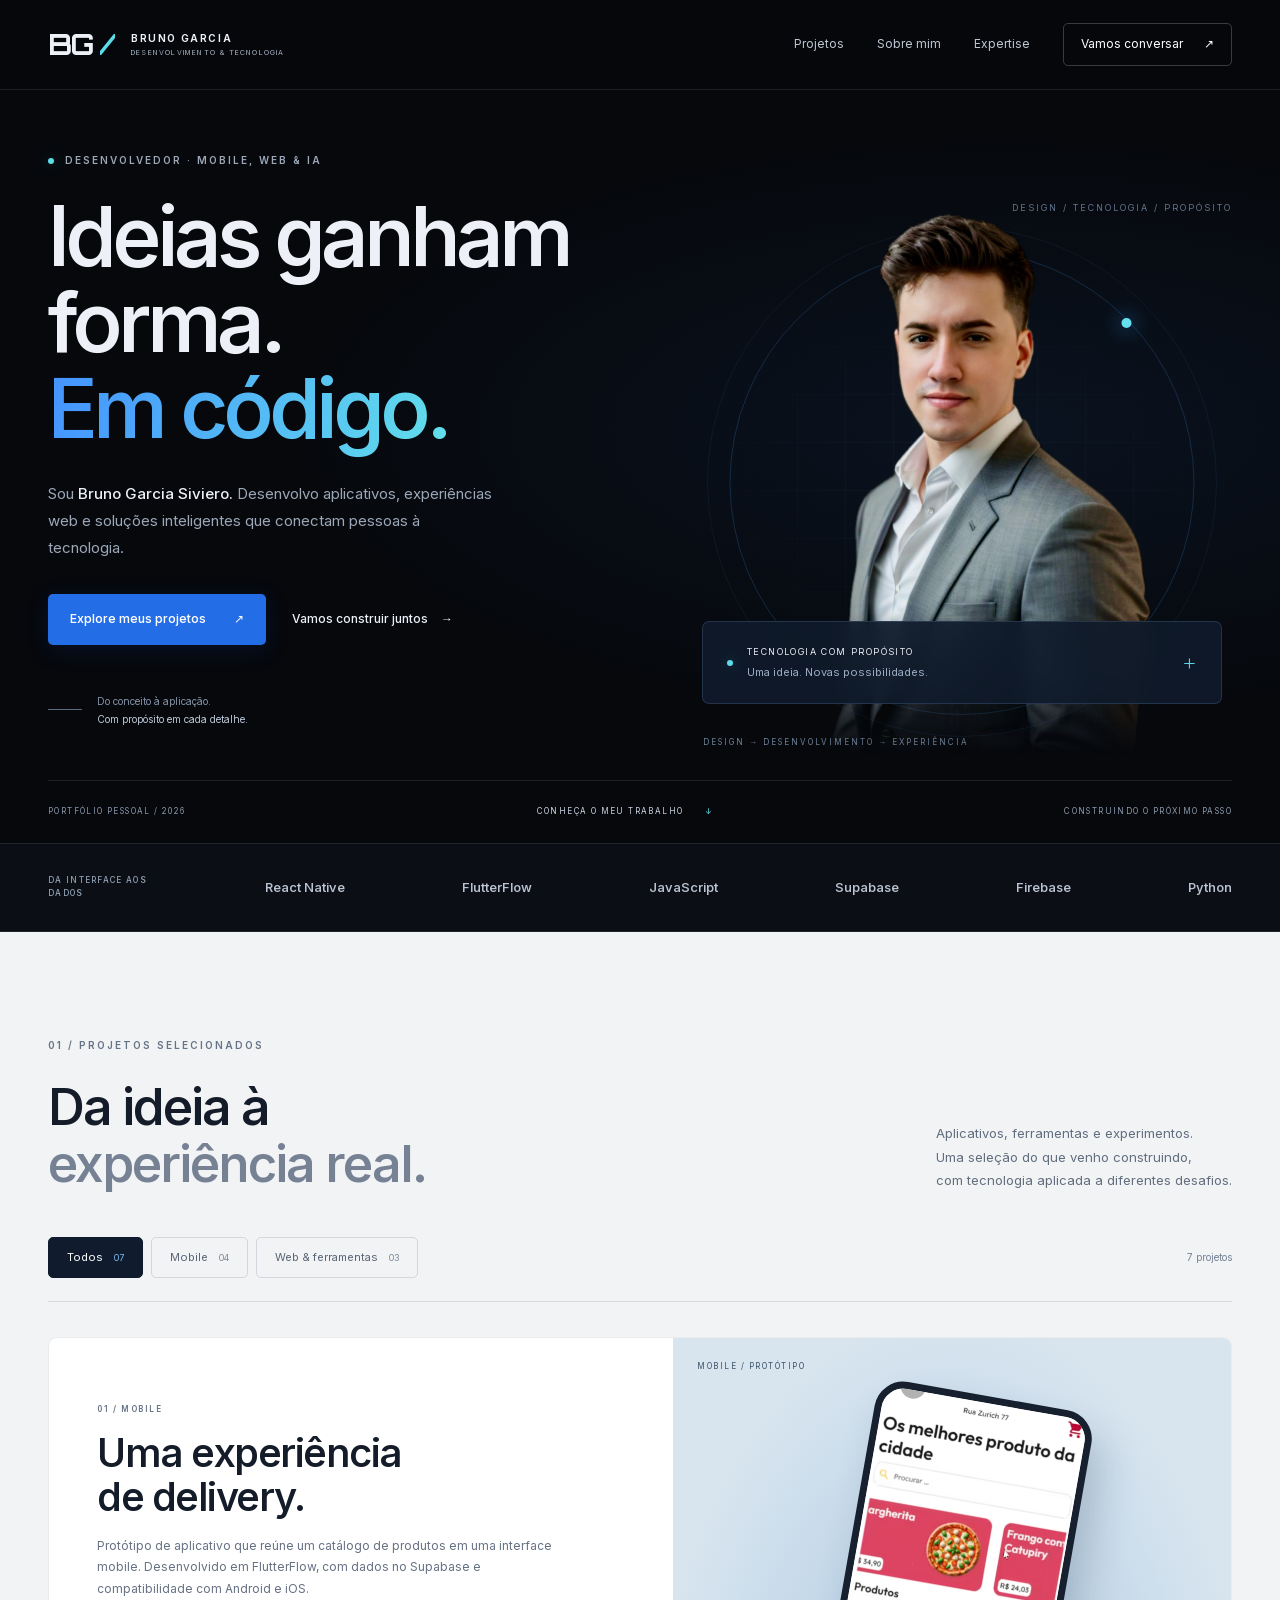
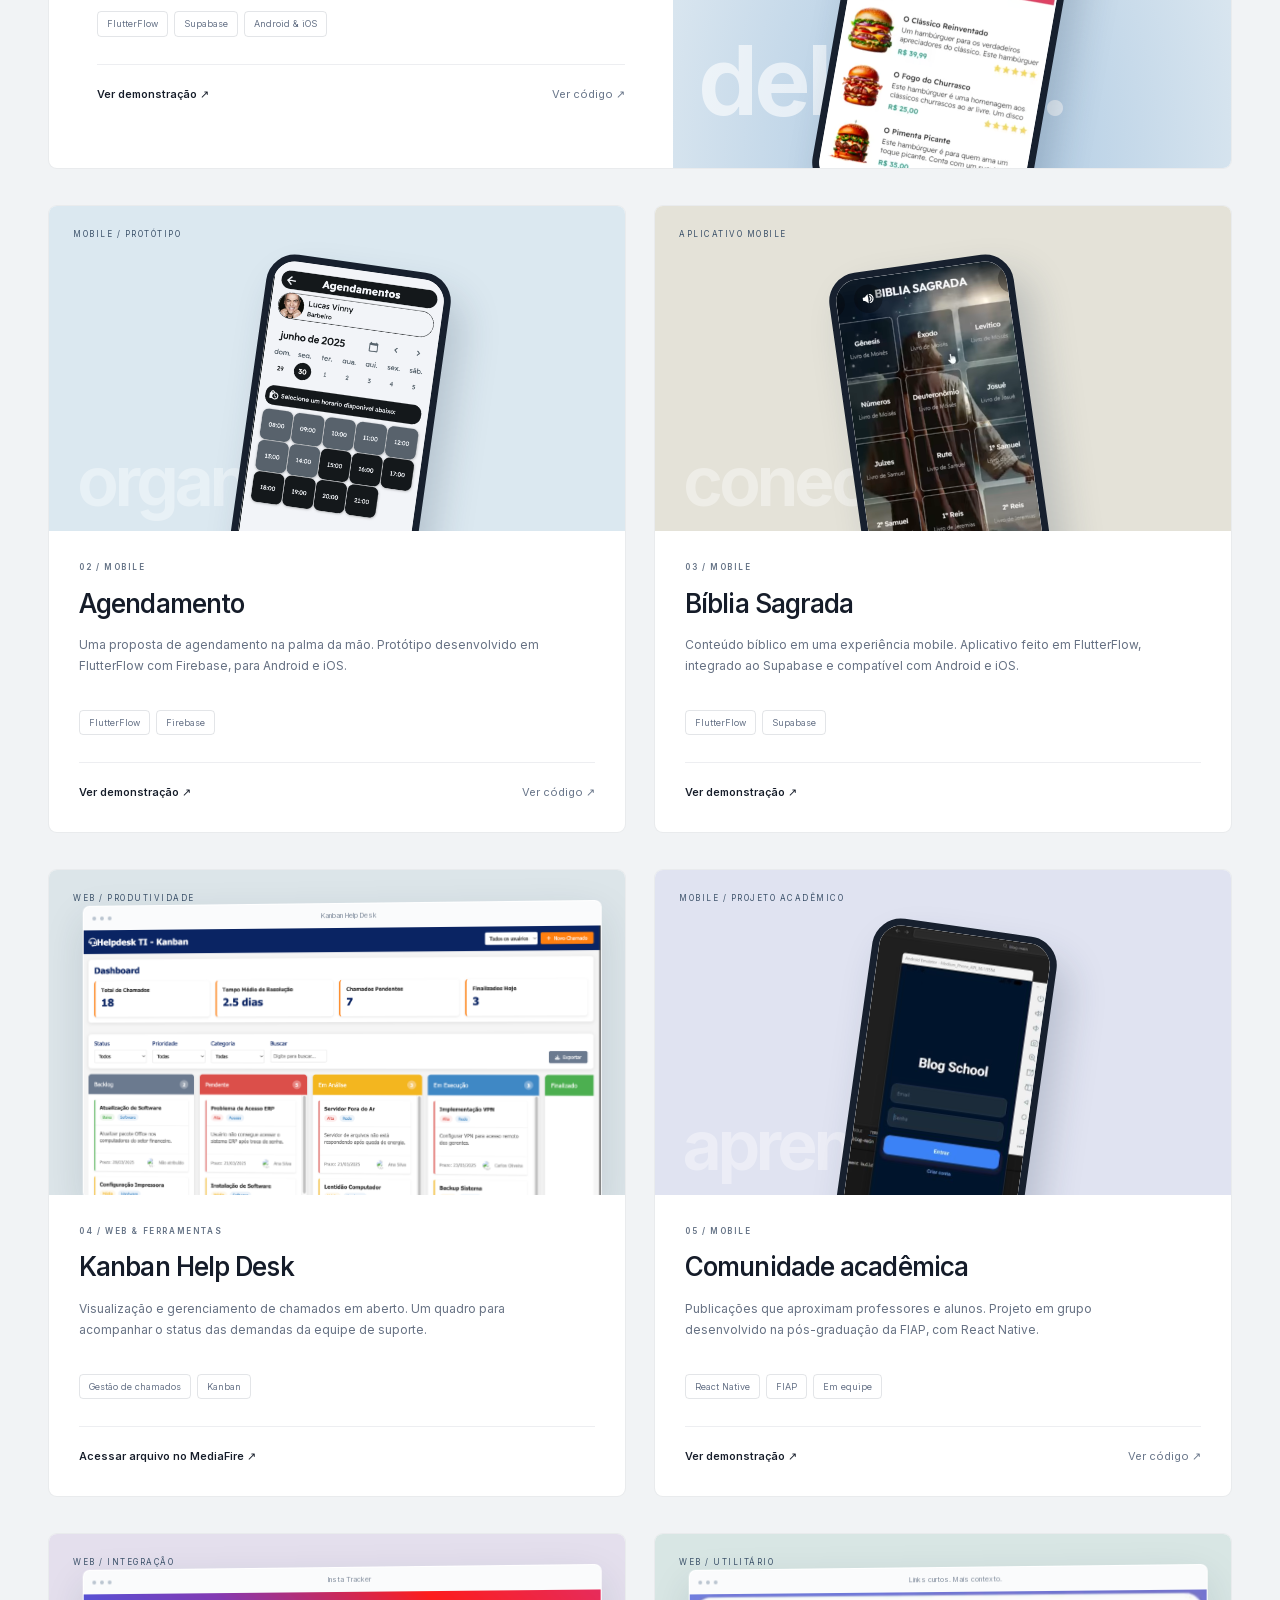
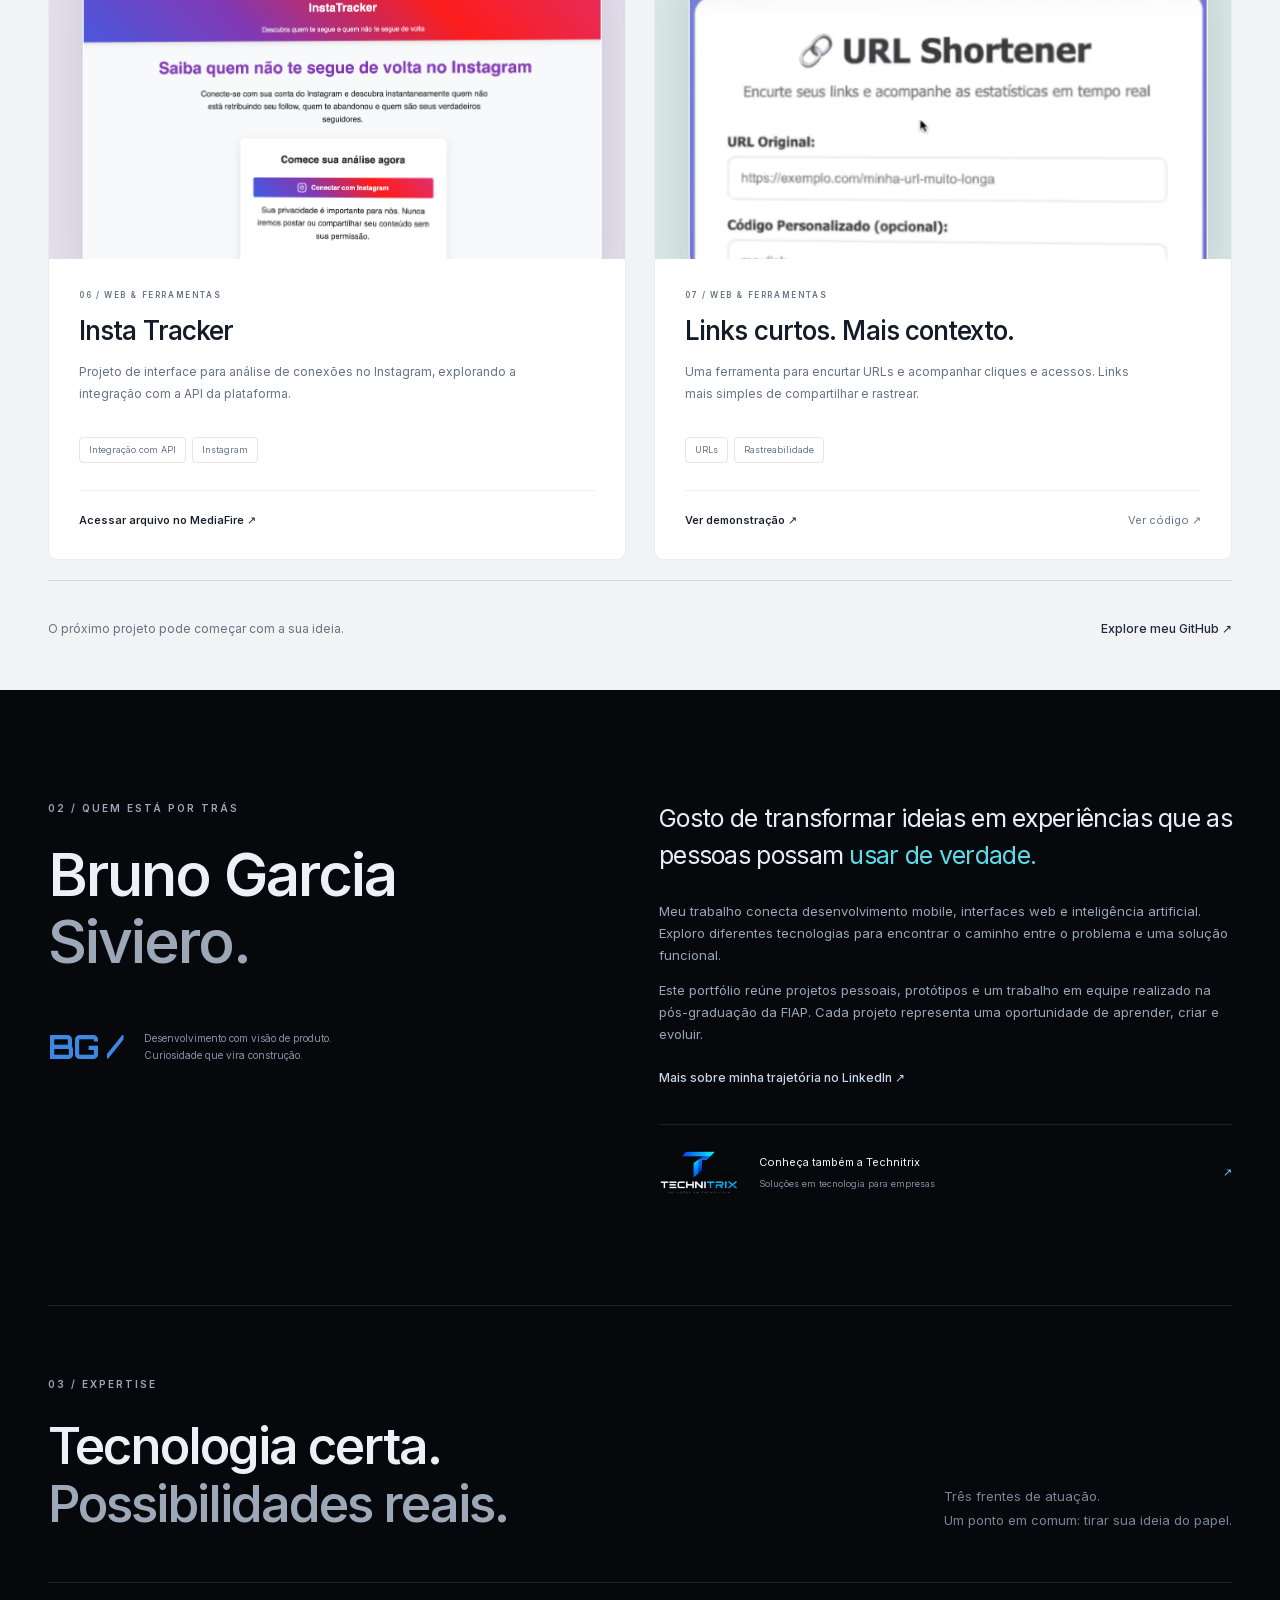
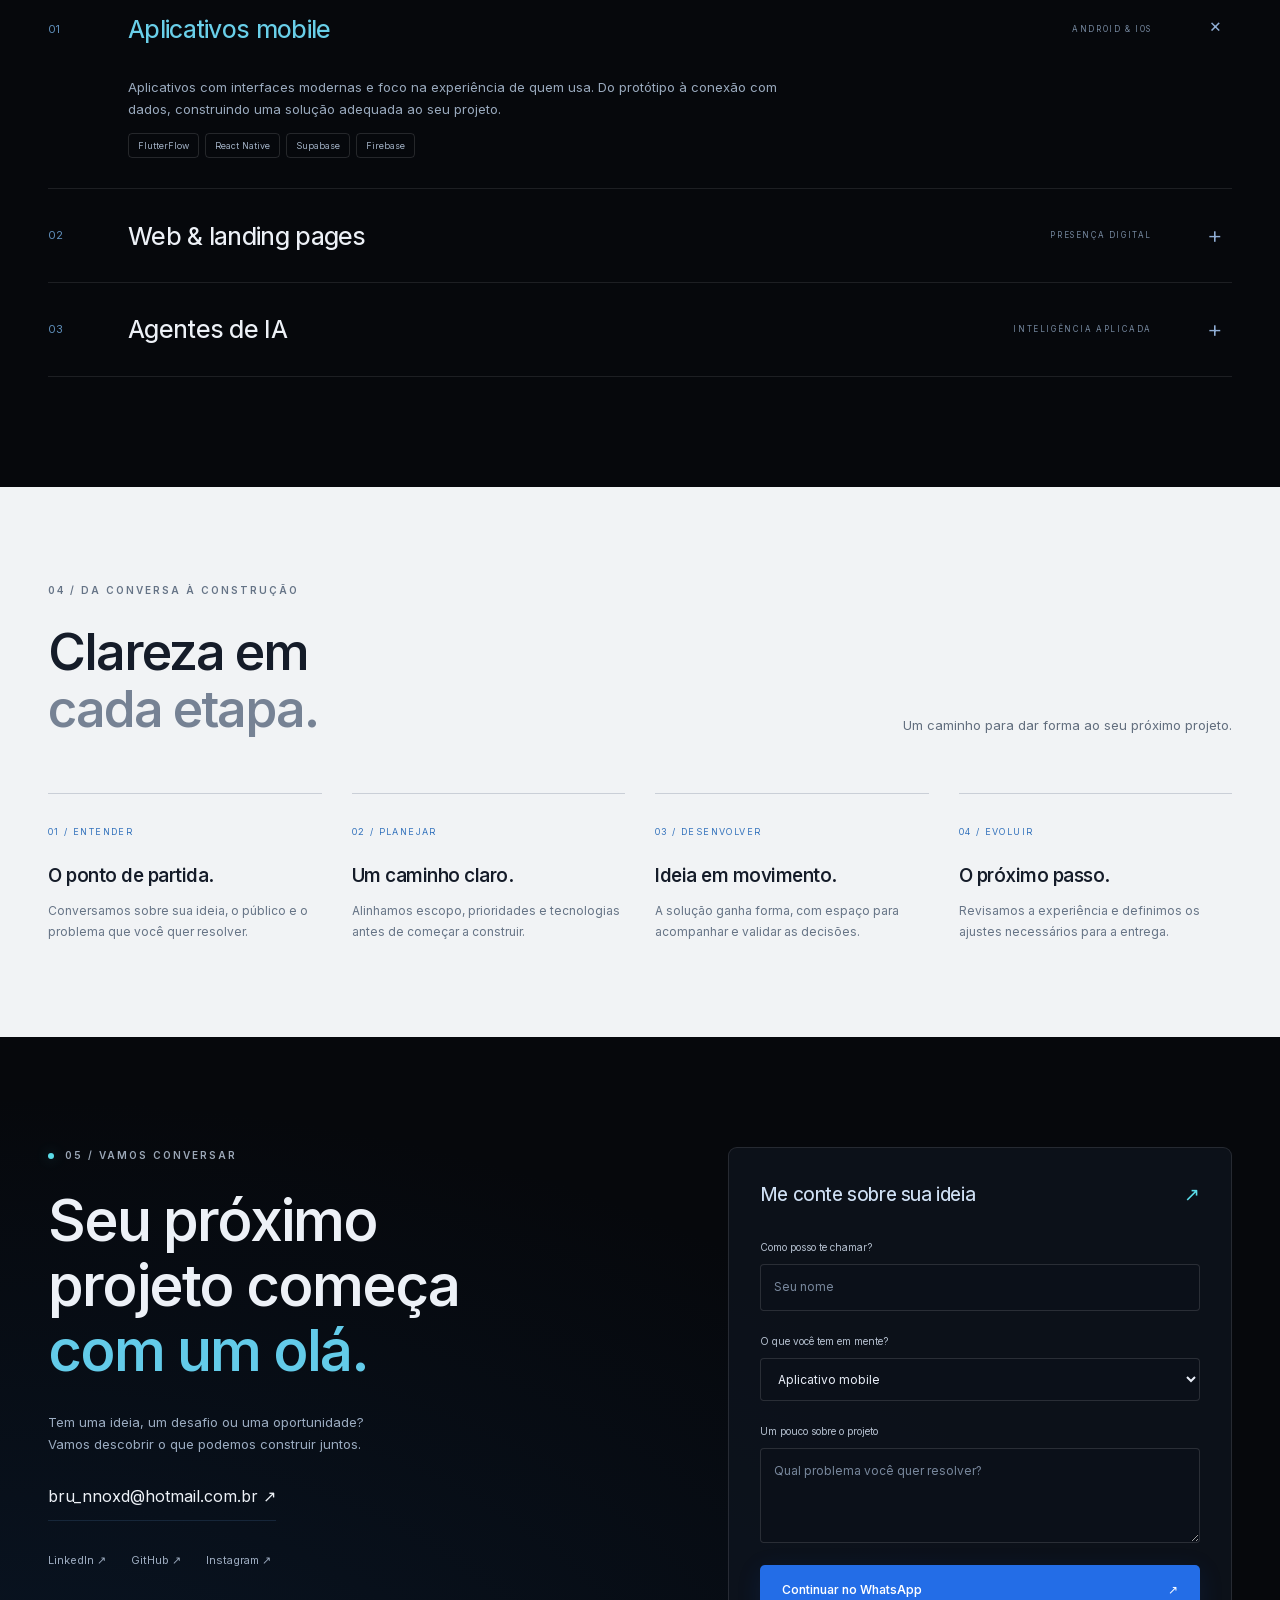
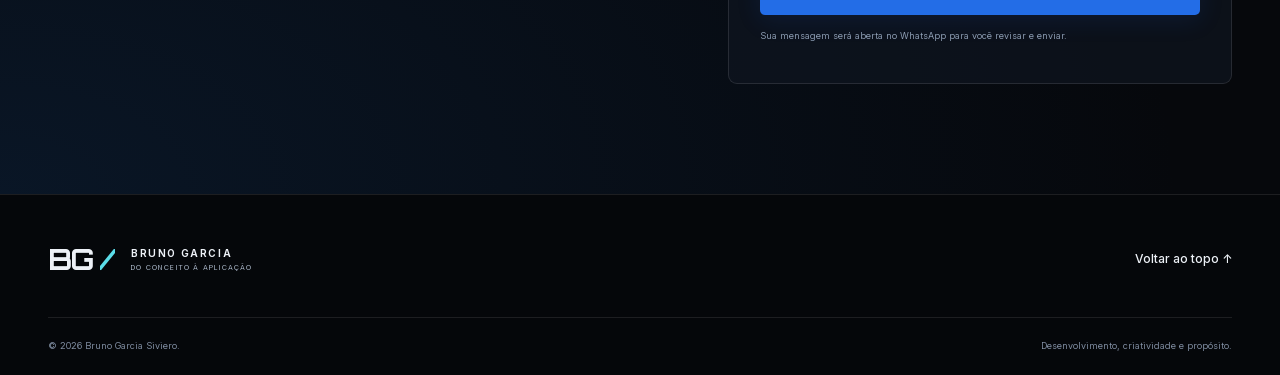
<file: index.html>
<!doctype html><html lang="pt-BR"><head><meta charset="utf-8"><meta name="viewport" content="width=device-width,initial-scale=1"><meta name="theme-color" content="#06080c"><title>Bruno Garcia Siviero — Desenvolvimento & Tecnologia</title><meta name="description" content="Projetos de Bruno Garcia Siviero: aplicativos, experiências web e soluções com inteligência artificial."><meta property="og:title" content="Bruno Garcia Siviero — Portfólio"><meta property="og:type" content="website"><link rel="icon" href="assets/favicon.svg"><link rel="preload" href="assets/inter.woff2" as="font" type="font/woff2" crossorigin><link rel="stylesheet" href="styles.css"></head><body>
<a class="skip" href="#conteudo">Pular para o conteúdo</a><header class="header"><div class="container nav-wrap"><a class="brand" href="#inicio" aria-label="Bruno Garcia, início"><span class="monogram">BG<span> /</span></span><span class="brand-name">BRUNO GARCIA<span>DESENVOLVIMENTO & TECNOLOGIA</span></span></a><button class="menu-toggle" aria-expanded="false" aria-controls="navigation">Menu ☰</button><nav id="navigation" aria-label="Principal"><a href="#projetos">Projetos</a><a href="#sobre">Sobre mim</a><a href="#servicos">Expertise</a><a class="nav-contact" href="#contato">Vamos conversar <span>↗</span></a></nav></div></header>
<main id="conteudo"><section class="hero" id="inicio"><div class="container hero-grid"><div class="hero-copy"><p class="eyebrow"><span class="status-dot"></span> DESENVOLVEDOR · MOBILE, WEB & IA</p><h1>Ideias ganham<br>forma.<br><span>Em código.</span></h1><p class="intro">Sou <strong>Bruno Garcia Siviero.</strong> Desenvolvo aplicativos, experiências web e soluções inteligentes que conectam pessoas à tecnologia.</p><div class="actions"><a class="button primary" href="#projetos">Explore meus projetos <span>↗</span></a><a class="text-link" href="#contato">Vamos construir juntos <span>→</span></a></div><div class="hero-signature"><span class="line"></span><p>Do conceito à aplicação.<br><strong>Com propósito em cada detalhe.</strong></p></div></div><div class="portrait-stage"><div class="orbit orbit-one"></div><div class="orbit orbit-two"></div><div class="stage-grid"></div><span class="stage-coordinate">DESIGN / TECNOLOGIA / PROPÓSITO</span><img class="portrait" src="assets/portrait.png" alt="Bruno Garcia Siviero" width="1003" height="1536" fetchpriority="high"><div class="portrait-caption"><span class="status-dot"></span><div>TECNOLOGIA COM PROPÓSITO<span>Uma ideia. Novas possibilidades.</span></div><span class="caption-plus">+</span></div><span class="stage-bottom">DESIGN → DESENVOLVIMENTO → EXPERIÊNCIA</span></div></div><div class="container hero-bottom"><span>PORTFÓLIO PESSOAL / <span class="year">2026</span></span><a href="#projetos">CONHEÇA O MEU TRABALHO <span>↓</span></a><span>CONSTRUINDO O PRÓXIMO PASSO</span></div></section>
<div class="stack-strip"><div class="container"><span class="stack-label">DA INTERFACE AOS DADOS</span><span>React Native</span><span>FlutterFlow</span><span>JavaScript</span><span>Supabase</span><span>Firebase</span><span>Python</span></div></div>
<section id="projetos" class="projects section-light"><div class="container"><div class="section-top"><div><p class="eyebrow">01 / PROJETOS SELECIONADOS</p><h2>Da ideia à<br><span>experiência real.</span></h2></div><p class="section-description">Aplicativos, ferramentas e experimentos.<br>Uma seleção do que venho construindo,<br>com tecnologia aplicada a diferentes desafios.</p></div><div class="project-toolbar"><div class="filters" role="group" aria-label="Filtrar projetos"><button class="filter active" data-filter="all" aria-pressed="true">Todos <span>07</span></button><button class="filter" data-filter="mobile" aria-pressed="false">Mobile <span>04</span></button><button class="filter" data-filter="web" aria-pressed="false">Web & ferramentas <span>03</span></button></div><span class="project-count" aria-live="polite">7 projetos</span></div><div class="project-grid" id="project-grid">
<article class="project-card featured" data-category="mobile"><div class="project-image delivery-image "><span class="image-label">MOBILE / PROTÓTIPO</span><span class="image-word" aria-hidden="true">delivery.</span><div class="phone"><img src="assets/delivery.png" alt="Interface do projeto Uma experiência de delivery." loading="lazy"></div></div><div class="project-info"><p class="eyebrow">01 / MOBILE</p><h3>Uma experiência<br>de delivery.</h3><p>Protótipo de aplicativo que reúne um catálogo de produtos em uma interface mobile. Desenvolvido em FlutterFlow, com dados no Supabase e compatibilidade com Android e iOS.</p><div class="tags"><span>FlutterFlow</span><span>Supabase</span><span>Android & iOS</span></div><div class="project-links"><a href="https://www.youtube.com/shorts/9MDuK7jooSQ" target="_blank" rel="noopener noreferrer">Ver demonstração ↗</a><a href="https://github.com/bruunoxd/delivery" target="_blank" rel="noopener noreferrer" class="secondary-link">Ver código ↗</a></div></div></article>
<article class="project-card " data-category="mobile"><div class="project-image appointment-image "><span class="image-label">MOBILE / PROTÓTIPO</span><span class="image-word" aria-hidden="true">organizar.</span><div class="phone"><img src="assets/agendamento.png" alt="Interface do projeto Agendamento" loading="lazy"></div></div><div class="project-info"><p class="eyebrow">02 / MOBILE</p><h3>Agendamento</h3><p>Uma proposta de agendamento na palma da mão. Protótipo desenvolvido em FlutterFlow com Firebase, para Android e iOS.</p><div class="tags"><span>FlutterFlow</span><span>Firebase</span></div><div class="project-links"><a href="https://youtube.com/shorts/CJSQYib-QXA" target="_blank" rel="noopener noreferrer">Ver demonstração ↗</a><a href="https://github.com/bruunoxd/agendamento" target="_blank" rel="noopener noreferrer" class="secondary-link">Ver código ↗</a></div></div></article>
<article class="project-card " data-category="mobile"><div class="project-image bible-image "><span class="image-label">APLICATIVO MOBILE</span><span class="image-word" aria-hidden="true">conectar.</span><div class="phone"><img src="assets/biblia.png" alt="Interface do projeto Bíblia Sagrada" loading="lazy"></div></div><div class="project-info"><p class="eyebrow">03 / MOBILE</p><h3>Bíblia Sagrada</h3><p>Conteúdo bíblico em uma experiência mobile. Aplicativo feito em FlutterFlow, integrado ao Supabase e compatível com Android e iOS.</p><div class="tags"><span>FlutterFlow</span><span>Supabase</span></div><div class="project-links"><a href="https://youtube.com/shorts/zX7vYF2DNKs" target="_blank" rel="noopener noreferrer">Ver demonstração ↗</a></div></div></article>
<article class="project-card " data-category="web"><div class="project-image kanban-image browser-image"><span class="image-label">WEB / PRODUTIVIDADE</span><div class="browser-frame"><div class="browser-bar"><i></i><i></i><i></i><span>Kanban Help Desk</span></div><img src="assets/kanban.png" alt="Interface do projeto Kanban Help Desk" loading="lazy"></div></div><div class="project-info"><p class="eyebrow">04 / WEB & FERRAMENTAS</p><h3>Kanban Help Desk</h3><p>Visualização e gerenciamento de chamados em aberto. Um quadro para acompanhar o status das demandas da equipe de suporte.</p><div class="tags"><span>Gestão de chamados</span><span>Kanban</span></div><div class="project-links"><a href="https://www.mediafire.com/file/kkptrgfxc3044r2/kanban-helpdesk_%25281%2529.html/file" target="_blank" rel="noopener noreferrer">Acessar arquivo no MediaFire ↗</a></div></div></article>
<article class="project-card " data-category="mobile"><div class="project-image community-image "><span class="image-label">MOBILE / PROJETO ACADÊMICO</span><span class="image-word" aria-hidden="true">aprender.</span><div class="phone"><img src="assets/comunidade.jpg" alt="Interface do projeto Comunidade acadêmica" loading="lazy"></div></div><div class="project-info"><p class="eyebrow">05 / MOBILE</p><h3>Comunidade acadêmica</h3><p>Publicações que aproximam professores e alunos. Projeto em grupo desenvolvido na pós-graduação da FIAP, com React Native.</p><div class="tags"><span>React Native</span><span>FIAP</span><span>Em equipe</span></div><div class="project-links"><a href="https://youtu.be/clAkkEF6xKM" target="_blank" rel="noopener noreferrer">Ver demonstração ↗</a><a href="https://github.com/bruunoxd/blog" target="_blank" rel="noopener noreferrer" class="secondary-link">Ver código ↗</a></div></div></article>
<article class="project-card " data-category="web"><div class="project-image tracker-image browser-image"><span class="image-label">WEB / INTEGRAÇÃO</span><div class="browser-frame"><div class="browser-bar"><i></i><i></i><i></i><span>Insta Tracker</span></div><img src="assets/tracker.png" alt="Interface do projeto Insta Tracker" loading="lazy"></div></div><div class="project-info"><p class="eyebrow">06 / WEB & FERRAMENTAS</p><h3>Insta Tracker</h3><p>Projeto de interface para análise de conexões no Instagram, explorando a integração com a API da plataforma.</p><div class="tags"><span>Integração com API</span><span>Instagram</span></div><div class="project-links"><a href="https://www.mediafire.com/file/jwsxsy8sdmrpbju/insta_tracker.html/file" target="_blank" rel="noopener noreferrer">Acessar arquivo no MediaFire ↗</a></div></div></article>
<article class="project-card " data-category="web"><div class="project-image short-image browser-image"><span class="image-label">WEB / UTILITÁRIO</span><div class="browser-frame"><div class="browser-bar"><i></i><i></i><i></i><span>Links curtos. Mais contexto.</span></div><img src="assets/encurtador.png" alt="Interface do projeto Links curtos. Mais contexto." loading="lazy"></div></div><div class="project-info"><p class="eyebrow">07 / WEB & FERRAMENTAS</p><h3>Links curtos. Mais contexto.</h3><p>Uma ferramenta para encurtar URLs e acompanhar cliques e acessos. Links mais simples de compartilhar e rastrear.</p><div class="tags"><span>URLs</span><span>Rastreabilidade</span></div><div class="project-links"><a href="https://youtu.be/IApRe0lpb30" target="_blank" rel="noopener noreferrer">Ver demonstração ↗</a><a href="https://github.com/bruunoxd/Url-short" target="_blank" rel="noopener noreferrer" class="secondary-link">Ver código ↗</a></div></div></article></div><div class="projects-footer"><p>O próximo projeto pode começar com a sua ideia.</p><a class="text-link" href="https://github.com/bruunoxd" target="_blank" rel="noopener noreferrer">Explore meu GitHub ↗</a></div></div></section>
<section class="about section-dark" id="sobre"><div class="container about-grid"><div><p class="eyebrow">02 / QUEM ESTÁ POR TRÁS</p><h2>Bruno Garcia<br><span>Siviero.</span></h2><div class="about-caption"><span class="monogram">BG /</span><p>Desenvolvimento com visão de produto.<br>Curiosidade que vira construção.</p></div></div><div class="about-copy"><p class="large-copy">Gosto de transformar ideias em experiências que as pessoas possam <em>usar de verdade.</em></p><p>Meu trabalho conecta desenvolvimento mobile, interfaces web e inteligência artificial. Exploro diferentes tecnologias para encontrar o caminho entre o problema e uma solução funcional.</p><p>Este portfólio reúne projetos pessoais, protótipos e um trabalho em equipe realizado na pós-graduação da FIAP. Cada projeto representa uma oportunidade de aprender, criar e evoluir.</p><a class="text-link" href="https://www.linkedin.com/in/bruno-garciaxd/" target="_blank" rel="noopener noreferrer">Mais sobre minha trajetória no LinkedIn ↗</a><a class="technitrix-link" href="https://technitrix.com.br/" target="_blank" rel="noopener noreferrer"><img src="assets/technitrix.webp" alt="Technitrix" width="288" height="168" loading="lazy"><span>Conheça também a Technitrix<small>Soluções em tecnologia para empresas</small></span><span>↗</span></a></div></div></section>
<section id="servicos" class="expertise section-dark"><div class="container"><div class="section-top"><div><p class="eyebrow">03 / EXPERTISE</p><h2>Tecnologia certa.<br><span>Possibilidades reais.</span></h2></div><p class="section-description">Três frentes de atuação.<br>Um ponto em comum: tirar sua ideia do papel.</p></div><div class="service-list"><details open><summary><span class="service-num">01</span><h3>Aplicativos mobile</h3><span class="service-short">ANDROID & IOS</span><span class="detail-sign">+</span></summary><div class="service-body"><p>Aplicativos com interfaces modernas e foco na experiência de quem usa. Do protótipo à conexão com dados, construindo uma solução adequada ao seu projeto.</p><div class="tags"><span>FlutterFlow</span><span>React Native</span><span>Supabase</span><span>Firebase</span></div></div></details><details><summary><span class="service-num">02</span><h3>Web & landing pages</h3><span class="service-short">PRESENÇA DIGITAL</span><span class="detail-sign">+</span></summary><div class="service-body"><p>Páginas responsivas que apresentam sua marca com clareza. Design, conteúdo e desenvolvimento trabalhando juntos para facilitar o próximo passo do visitante.</p><div class="tags"><span>HTML & CSS</span><span>JavaScript</span><span>React</span></div></div></details><details><summary><span class="service-num">03</span><h3>Agentes de IA</h3><span class="service-short">INTELIGÊNCIA APLICADA</span><span class="detail-sign">+</span></summary><div class="service-body"><p>Criação e integração de agentes inteligentes para apoiar o atendimento, automatizar tarefas e conectar informações. Cada solução começa pelo entendimento do processo.</p><div class="tags"><span>Inteligência artificial</span><span>Python</span><span>Integrações</span></div></div></details></div></div></section>
<section class="process section-light"><div class="container"><p class="eyebrow">04 / DA CONVERSA À CONSTRUÇÃO</p><div class="section-top"><h2>Clareza em<br><span>cada etapa.</span></h2><p class="section-description">Um caminho para dar forma ao seu próximo projeto.</p></div><ol class="process-grid"><li><span>01 / ENTENDER</span><h3>O ponto de partida.</h3><p>Conversamos sobre sua ideia, o público e o problema que você quer resolver.</p></li><li><span>02 / PLANEJAR</span><h3>Um caminho claro.</h3><p>Alinhamos escopo, prioridades e tecnologias antes de começar a construir.</p></li><li><span>03 / DESENVOLVER</span><h3>Ideia em movimento.</h3><p>A solução ganha forma, com espaço para acompanhar e validar as decisões.</p></li><li><span>04 / EVOLUIR</span><h3>O próximo passo.</h3><p>Revisamos a experiência e definimos os ajustes necessários para a entrega.</p></li></ol></div></section>
<section class="contact section-dark" id="contato"><div class="container contact-grid"><div><p class="eyebrow"><span class="status-dot"></span> 05 / VAMOS CONVERSAR</p><h2>Seu próximo<br>projeto começa<br><span>com um olá.</span></h2><p>Tem uma ideia, um desafio ou uma oportunidade?<br>Vamos descobrir o que podemos construir juntos.</p><a class="contact-email" href="mailto:bru_nnoxd@hotmail.com.br">bru_nnoxd@hotmail.com.br ↗</a><div class="social-links"><a href="https://www.linkedin.com/in/bruno-garciaxd/" target="_blank" rel="noopener noreferrer">LinkedIn ↗</a><a href="https://github.com/bruunoxd" target="_blank" rel="noopener noreferrer">GitHub ↗</a><a href="https://www.instagram.com/bruunoxd/" target="_blank" rel="noopener noreferrer">Instagram ↗</a></div></div><form id="brief-form"><p class="form-title">Me conte sobre sua ideia<span>↗</span></p><label for="name">Como posso te chamar?</label><input id="name" name="name" autocomplete="name" placeholder="Seu nome" maxlength="100" required><label for="type">O que você tem em mente?</label><select id="type" name="type"><option>Aplicativo mobile</option><option>Site ou landing page</option><option>Agente de IA ou automação</option><option>Parceria ou oportunidade</option><option>Outro projeto</option></select><label for="message">Um pouco sobre o projeto</label><textarea id="message" name="message" rows="3" placeholder="Qual problema você quer resolver?" maxlength="2000" required></textarea><button class="button primary" type="submit">Continuar no WhatsApp <span>↗</span></button><p class="form-note">Sua mensagem será aberta no WhatsApp para você revisar e enviar.</p><p id="form-status" aria-live="polite"></p></form></div></section></main>
<footer><div class="container footer-top"><a class="brand" href="#inicio"><span class="monogram">BG<span> /</span></span><span class="brand-name">BRUNO GARCIA<span>DO CONCEITO À APLICAÇÃO</span></span></a><a class="text-link" href="#inicio">Voltar ao topo ↑</a></div><div class="container footer-bottom"><p>© <span class="year">2026</span> Bruno Garcia Siviero.</p><p>Desenvolvimento, criatividade e propósito.</p></div></footer><script src="script.js" defer></script></body></html>
</file>
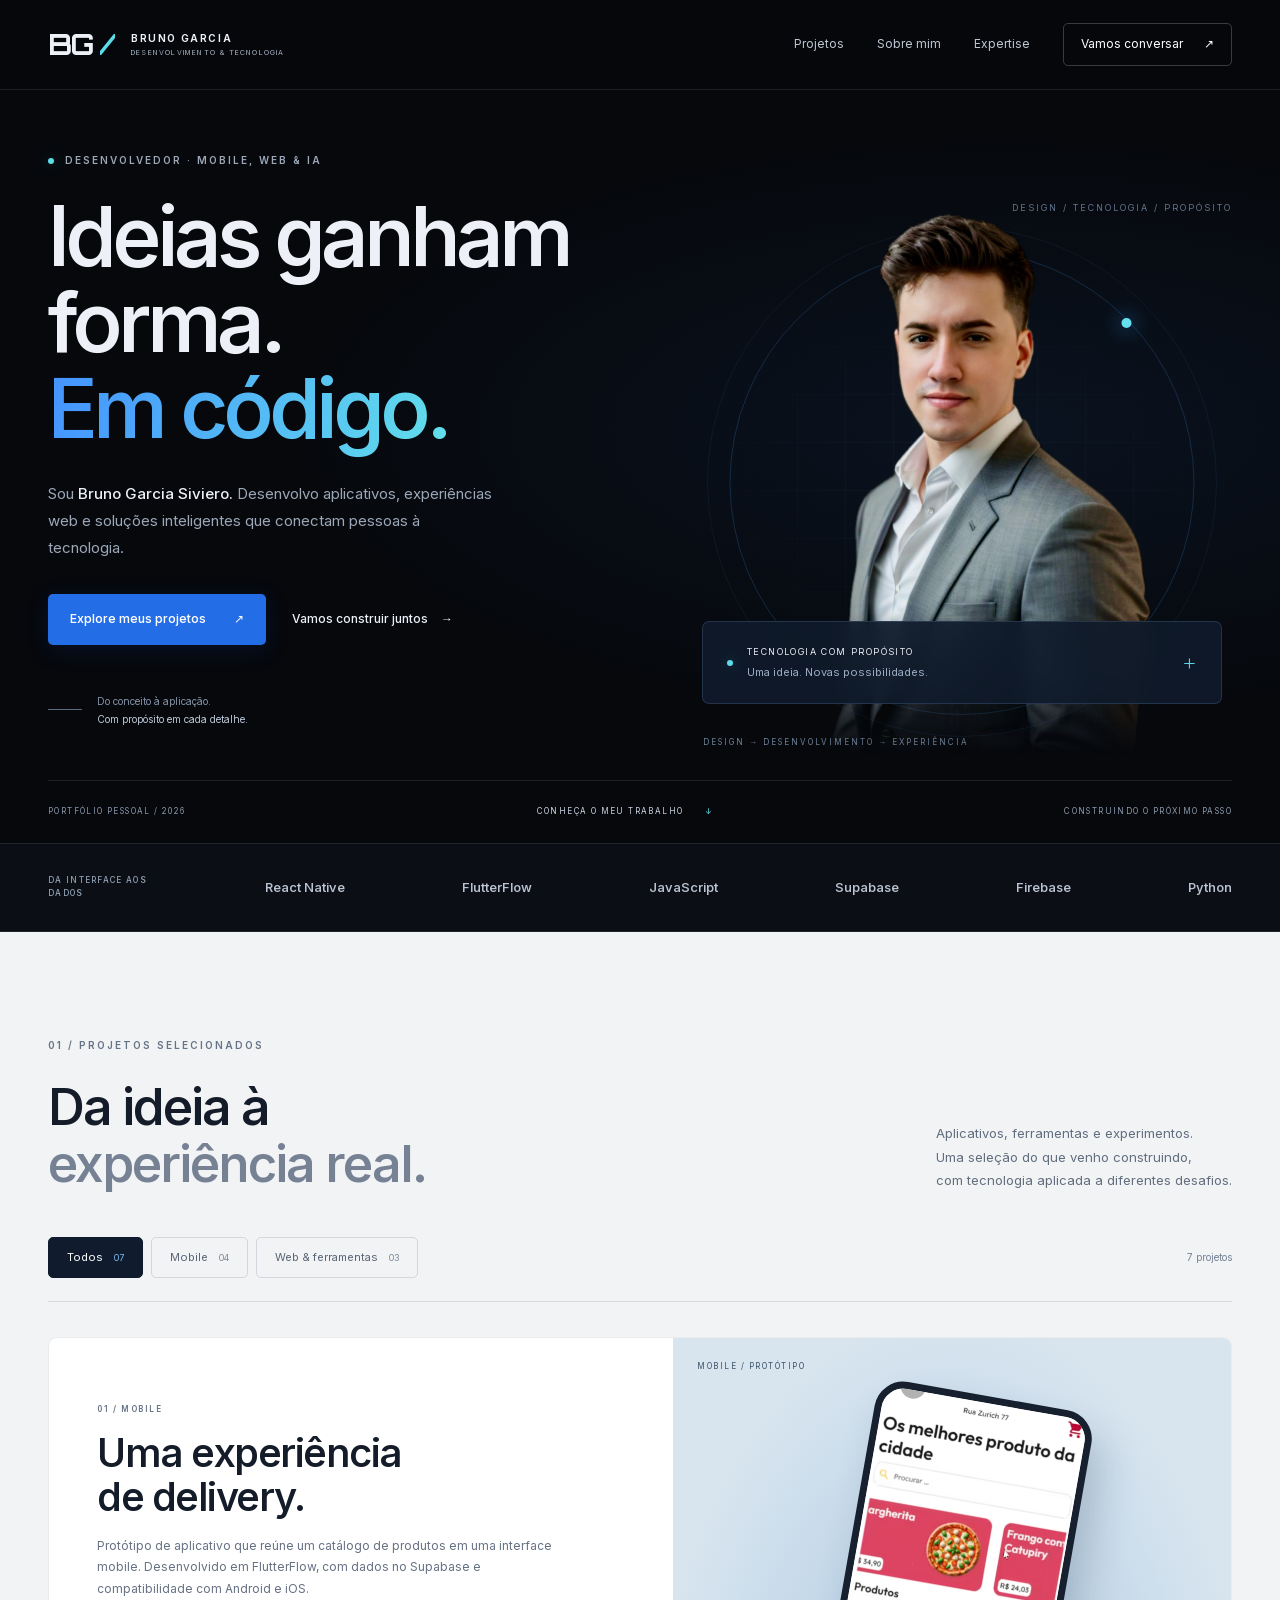
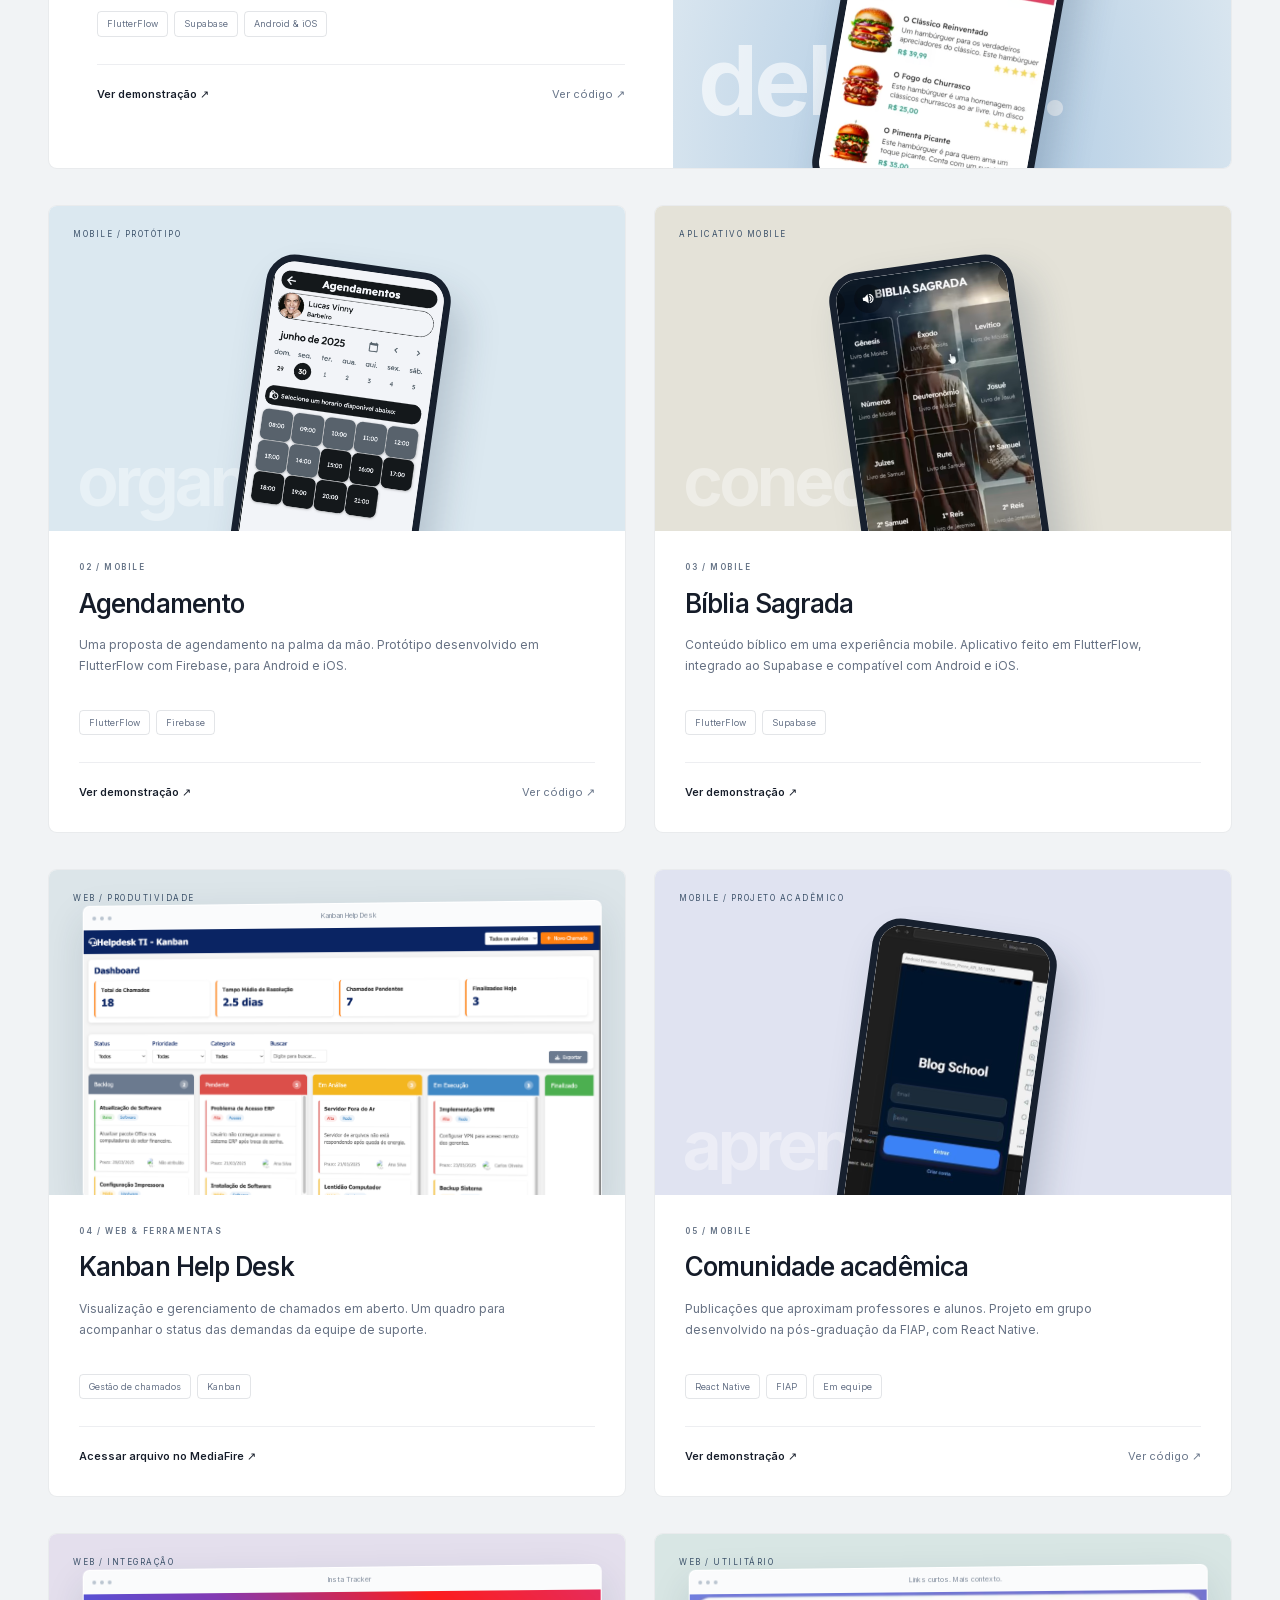
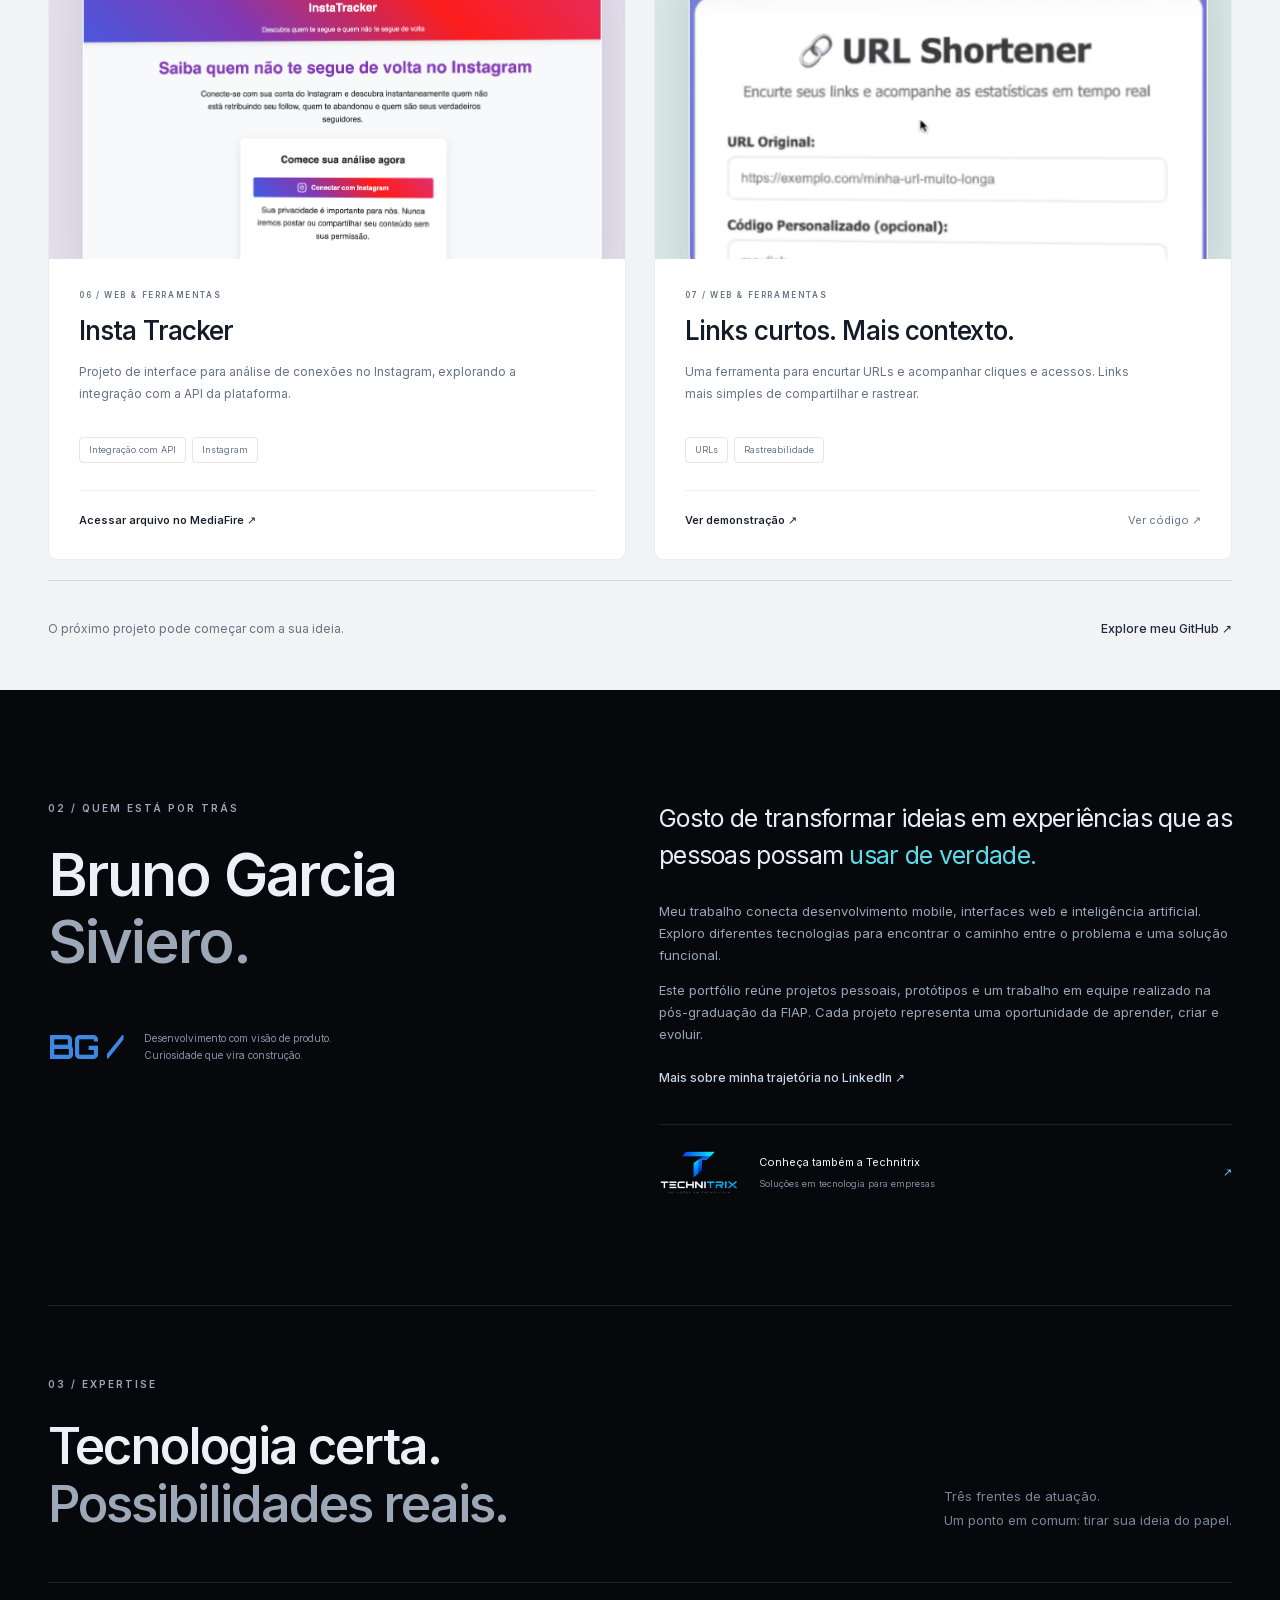
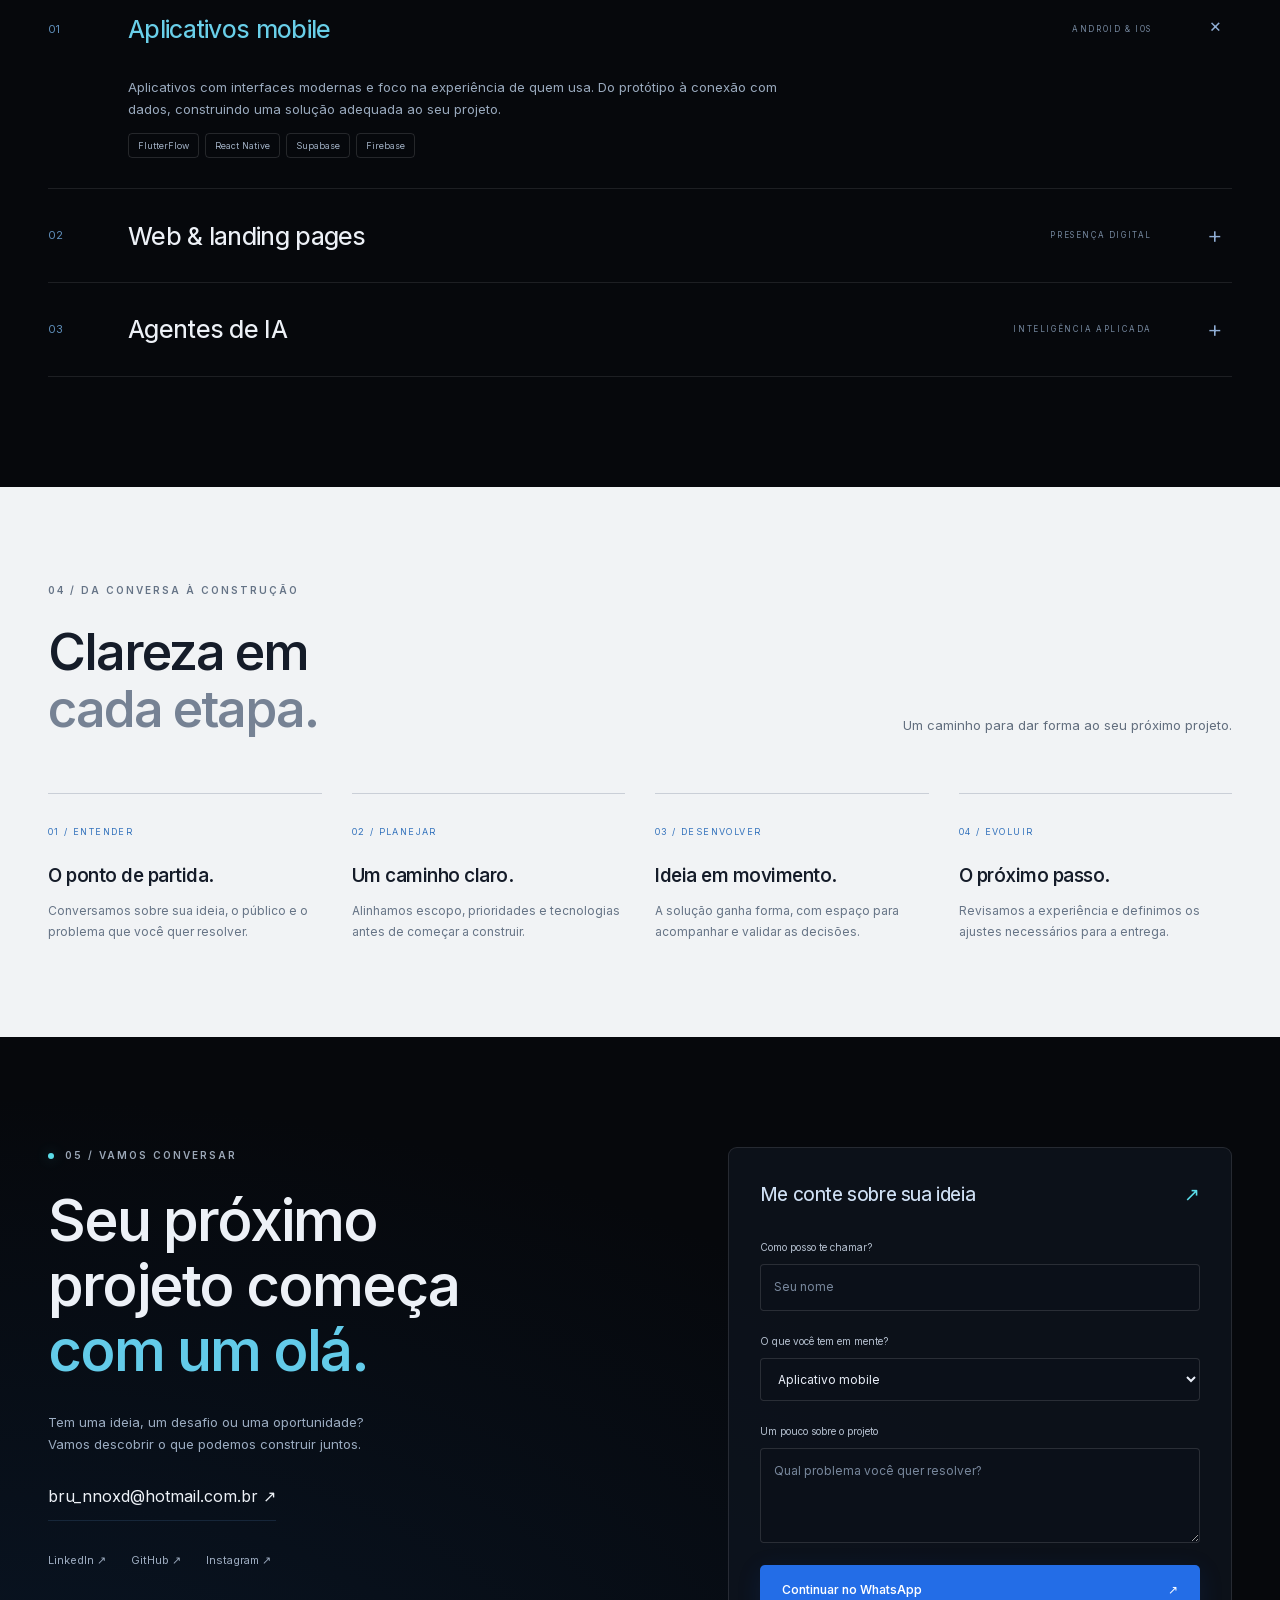
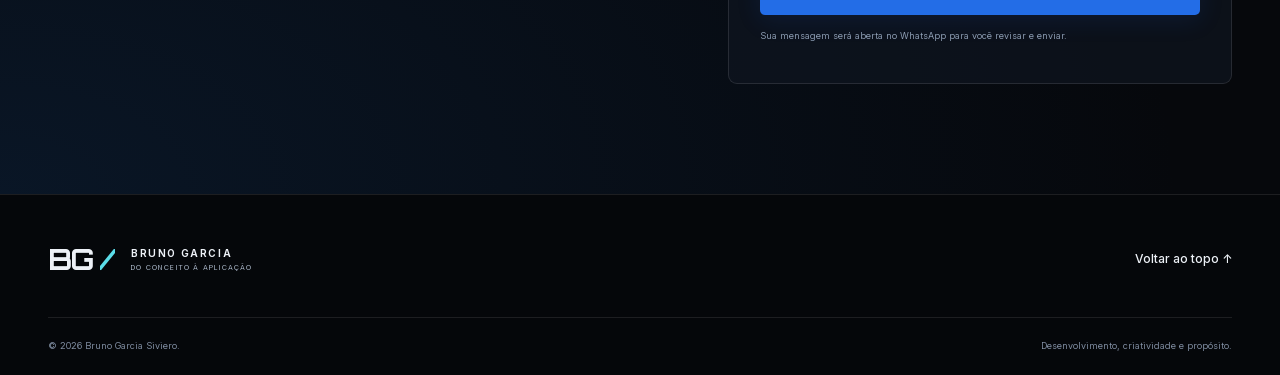
<file: portfolio.html>
<!doctype html><html lang="pt-BR"><head><meta charset="utf-8"><meta name="viewport" content="width=device-width,initial-scale=1"><meta name="theme-color" content="#06080c"><title>Bruno Garcia Siviero — Desenvolvimento & Tecnologia</title><meta name="description" content="Projetos de Bruno Garcia Siviero: aplicativos, experiências web e soluções com inteligência artificial."><meta property="og:title" content="Bruno Garcia Siviero — Portfólio"><meta property="og:type" content="website"><link rel="icon" href="assets/favicon.svg"><link rel="preload" href="assets/inter.woff2" as="font" type="font/woff2" crossorigin><link rel="stylesheet" href="styles.css"></head><body>
<a class="skip" href="#conteudo">Pular para o conteúdo</a><header class="header"><div class="container nav-wrap"><a class="brand" href="#inicio" aria-label="Bruno Garcia, início"><span class="monogram">BG<span> /</span></span><span class="brand-name">BRUNO GARCIA<span>DESENVOLVIMENTO & TECNOLOGIA</span></span></a><button class="menu-toggle" aria-expanded="false" aria-controls="navigation">Menu ☰</button><nav id="navigation" aria-label="Principal"><a href="#projetos">Projetos</a><a href="#sobre">Sobre mim</a><a href="#servicos">Expertise</a><a class="nav-contact" href="#contato">Vamos conversar <span>↗</span></a></nav></div></header>
<main id="conteudo"><section class="hero" id="inicio"><div class="container hero-grid"><div class="hero-copy"><p class="eyebrow"><span class="status-dot"></span> DESENVOLVEDOR · MOBILE, WEB & IA</p><h1>Ideias ganham<br>forma.<br><span>Em código.</span></h1><p class="intro">Sou <strong>Bruno Garcia Siviero.</strong> Desenvolvo aplicativos, experiências web e soluções inteligentes que conectam pessoas à tecnologia.</p><div class="actions"><a class="button primary" href="#projetos">Explore meus projetos <span>↗</span></a><a class="text-link" href="#contato">Vamos construir juntos <span>→</span></a></div><div class="hero-signature"><span class="line"></span><p>Do conceito à aplicação.<br><strong>Com propósito em cada detalhe.</strong></p></div></div><div class="portrait-stage"><div class="orbit orbit-one"></div><div class="orbit orbit-two"></div><div class="stage-grid"></div><span class="stage-coordinate">DESIGN / TECNOLOGIA / PROPÓSITO</span><img class="portrait" src="assets/portrait.png" alt="Bruno Garcia Siviero" width="1003" height="1536" fetchpriority="high"><div class="portrait-caption"><span class="status-dot"></span><div>TECNOLOGIA COM PROPÓSITO<span>Uma ideia. Novas possibilidades.</span></div><span class="caption-plus">+</span></div><span class="stage-bottom">DESIGN → DESENVOLVIMENTO → EXPERIÊNCIA</span></div></div><div class="container hero-bottom"><span>PORTFÓLIO PESSOAL / <span class="year">2026</span></span><a href="#projetos">CONHEÇA O MEU TRABALHO <span>↓</span></a><span>CONSTRUINDO O PRÓXIMO PASSO</span></div></section>
<div class="stack-strip"><div class="container"><span class="stack-label">DA INTERFACE AOS DADOS</span><span>React Native</span><span>FlutterFlow</span><span>JavaScript</span><span>Supabase</span><span>Firebase</span><span>Python</span></div></div>
<section id="projetos" class="projects section-light"><div class="container"><div class="section-top"><div><p class="eyebrow">01 / PROJETOS SELECIONADOS</p><h2>Da ideia à<br><span>experiência real.</span></h2></div><p class="section-description">Aplicativos, ferramentas e experimentos.<br>Uma seleção do que venho construindo,<br>com tecnologia aplicada a diferentes desafios.</p></div><div class="project-toolbar"><div class="filters" role="group" aria-label="Filtrar projetos"><button class="filter active" data-filter="all" aria-pressed="true">Todos <span>07</span></button><button class="filter" data-filter="mobile" aria-pressed="false">Mobile <span>04</span></button><button class="filter" data-filter="web" aria-pressed="false">Web & ferramentas <span>03</span></button></div><span class="project-count" aria-live="polite">7 projetos</span></div><div class="project-grid" id="project-grid">
<article class="project-card featured" data-category="mobile"><div class="project-image delivery-image "><span class="image-label">MOBILE / PROTÓTIPO</span><span class="image-word" aria-hidden="true">delivery.</span><div class="phone"><img src="assets/delivery.png" alt="Interface do projeto Uma experiência de delivery." loading="lazy"></div></div><div class="project-info"><p class="eyebrow">01 / MOBILE</p><h3>Uma experiência<br>de delivery.</h3><p>Protótipo de aplicativo que reúne um catálogo de produtos em uma interface mobile. Desenvolvido em FlutterFlow, com dados no Supabase e compatibilidade com Android e iOS.</p><div class="tags"><span>FlutterFlow</span><span>Supabase</span><span>Android & iOS</span></div><div class="project-links"><a href="https://www.youtube.com/shorts/9MDuK7jooSQ" target="_blank" rel="noopener noreferrer">Ver demonstração ↗</a><a href="https://github.com/bruunoxd/delivery" target="_blank" rel="noopener noreferrer" class="secondary-link">Ver código ↗</a></div></div></article>
<article class="project-card " data-category="mobile"><div class="project-image appointment-image "><span class="image-label">MOBILE / PROTÓTIPO</span><span class="image-word" aria-hidden="true">organizar.</span><div class="phone"><img src="assets/agendamento.png" alt="Interface do projeto Agendamento" loading="lazy"></div></div><div class="project-info"><p class="eyebrow">02 / MOBILE</p><h3>Agendamento</h3><p>Uma proposta de agendamento na palma da mão. Protótipo desenvolvido em FlutterFlow com Firebase, para Android e iOS.</p><div class="tags"><span>FlutterFlow</span><span>Firebase</span></div><div class="project-links"><a href="https://youtube.com/shorts/CJSQYib-QXA" target="_blank" rel="noopener noreferrer">Ver demonstração ↗</a><a href="https://github.com/bruunoxd/agendamento" target="_blank" rel="noopener noreferrer" class="secondary-link">Ver código ↗</a></div></div></article>
<article class="project-card " data-category="mobile"><div class="project-image bible-image "><span class="image-label">APLICATIVO MOBILE</span><span class="image-word" aria-hidden="true">conectar.</span><div class="phone"><img src="assets/biblia.png" alt="Interface do projeto Bíblia Sagrada" loading="lazy"></div></div><div class="project-info"><p class="eyebrow">03 / MOBILE</p><h3>Bíblia Sagrada</h3><p>Conteúdo bíblico em uma experiência mobile. Aplicativo feito em FlutterFlow, integrado ao Supabase e compatível com Android e iOS.</p><div class="tags"><span>FlutterFlow</span><span>Supabase</span></div><div class="project-links"><a href="https://youtube.com/shorts/zX7vYF2DNKs" target="_blank" rel="noopener noreferrer">Ver demonstração ↗</a></div></div></article>
<article class="project-card " data-category="web"><div class="project-image kanban-image browser-image"><span class="image-label">WEB / PRODUTIVIDADE</span><div class="browser-frame"><div class="browser-bar"><i></i><i></i><i></i><span>Kanban Help Desk</span></div><img src="assets/kanban.png" alt="Interface do projeto Kanban Help Desk" loading="lazy"></div></div><div class="project-info"><p class="eyebrow">04 / WEB & FERRAMENTAS</p><h3>Kanban Help Desk</h3><p>Visualização e gerenciamento de chamados em aberto. Um quadro para acompanhar o status das demandas da equipe de suporte.</p><div class="tags"><span>Gestão de chamados</span><span>Kanban</span></div><div class="project-links"><a href="https://www.mediafire.com/file/kkptrgfxc3044r2/kanban-helpdesk_%25281%2529.html/file" target="_blank" rel="noopener noreferrer">Acessar arquivo no MediaFire ↗</a></div></div></article>
<article class="project-card " data-category="mobile"><div class="project-image community-image "><span class="image-label">MOBILE / PROJETO ACADÊMICO</span><span class="image-word" aria-hidden="true">aprender.</span><div class="phone"><img src="assets/comunidade.jpg" alt="Interface do projeto Comunidade acadêmica" loading="lazy"></div></div><div class="project-info"><p class="eyebrow">05 / MOBILE</p><h3>Comunidade acadêmica</h3><p>Publicações que aproximam professores e alunos. Projeto em grupo desenvolvido na pós-graduação da FIAP, com React Native.</p><div class="tags"><span>React Native</span><span>FIAP</span><span>Em equipe</span></div><div class="project-links"><a href="https://youtu.be/clAkkEF6xKM" target="_blank" rel="noopener noreferrer">Ver demonstração ↗</a><a href="https://github.com/bruunoxd/blog" target="_blank" rel="noopener noreferrer" class="secondary-link">Ver código ↗</a></div></div></article>
<article class="project-card " data-category="web"><div class="project-image tracker-image browser-image"><span class="image-label">WEB / INTEGRAÇÃO</span><div class="browser-frame"><div class="browser-bar"><i></i><i></i><i></i><span>Insta Tracker</span></div><img src="assets/tracker.png" alt="Interface do projeto Insta Tracker" loading="lazy"></div></div><div class="project-info"><p class="eyebrow">06 / WEB & FERRAMENTAS</p><h3>Insta Tracker</h3><p>Projeto de interface para análise de conexões no Instagram, explorando a integração com a API da plataforma.</p><div class="tags"><span>Integração com API</span><span>Instagram</span></div><div class="project-links"><a href="https://www.mediafire.com/file/jwsxsy8sdmrpbju/insta_tracker.html/file" target="_blank" rel="noopener noreferrer">Acessar arquivo no MediaFire ↗</a></div></div></article>
<article class="project-card " data-category="web"><div class="project-image short-image browser-image"><span class="image-label">WEB / UTILITÁRIO</span><div class="browser-frame"><div class="browser-bar"><i></i><i></i><i></i><span>Links curtos. Mais contexto.</span></div><img src="assets/encurtador.png" alt="Interface do projeto Links curtos. Mais contexto." loading="lazy"></div></div><div class="project-info"><p class="eyebrow">07 / WEB & FERRAMENTAS</p><h3>Links curtos. Mais contexto.</h3><p>Uma ferramenta para encurtar URLs e acompanhar cliques e acessos. Links mais simples de compartilhar e rastrear.</p><div class="tags"><span>URLs</span><span>Rastreabilidade</span></div><div class="project-links"><a href="https://youtu.be/IApRe0lpb30" target="_blank" rel="noopener noreferrer">Ver demonstração ↗</a><a href="https://github.com/bruunoxd/Url-short" target="_blank" rel="noopener noreferrer" class="secondary-link">Ver código ↗</a></div></div></article></div><div class="projects-footer"><p>O próximo projeto pode começar com a sua ideia.</p><a class="text-link" href="https://github.com/bruunoxd" target="_blank" rel="noopener noreferrer">Explore meu GitHub ↗</a></div></div></section>
<section class="about section-dark" id="sobre"><div class="container about-grid"><div><p class="eyebrow">02 / QUEM ESTÁ POR TRÁS</p><h2>Bruno Garcia<br><span>Siviero.</span></h2><div class="about-caption"><span class="monogram">BG /</span><p>Desenvolvimento com visão de produto.<br>Curiosidade que vira construção.</p></div></div><div class="about-copy"><p class="large-copy">Gosto de transformar ideias em experiências que as pessoas possam <em>usar de verdade.</em></p><p>Meu trabalho conecta desenvolvimento mobile, interfaces web e inteligência artificial. Exploro diferentes tecnologias para encontrar o caminho entre o problema e uma solução funcional.</p><p>Este portfólio reúne projetos pessoais, protótipos e um trabalho em equipe realizado na pós-graduação da FIAP. Cada projeto representa uma oportunidade de aprender, criar e evoluir.</p><a class="text-link" href="https://www.linkedin.com/in/bruno-garciaxd/" target="_blank" rel="noopener noreferrer">Mais sobre minha trajetória no LinkedIn ↗</a><a class="technitrix-link" href="https://technitrix.com.br/" target="_blank" rel="noopener noreferrer"><img src="assets/technitrix.webp" alt="Technitrix" width="288" height="168" loading="lazy"><span>Conheça também a Technitrix<small>Soluções em tecnologia para empresas</small></span><span>↗</span></a></div></div></section>
<section id="servicos" class="expertise section-dark"><div class="container"><div class="section-top"><div><p class="eyebrow">03 / EXPERTISE</p><h2>Tecnologia certa.<br><span>Possibilidades reais.</span></h2></div><p class="section-description">Três frentes de atuação.<br>Um ponto em comum: tirar sua ideia do papel.</p></div><div class="service-list"><details open><summary><span class="service-num">01</span><h3>Aplicativos mobile</h3><span class="service-short">ANDROID & IOS</span><span class="detail-sign">+</span></summary><div class="service-body"><p>Aplicativos com interfaces modernas e foco na experiência de quem usa. Do protótipo à conexão com dados, construindo uma solução adequada ao seu projeto.</p><div class="tags"><span>FlutterFlow</span><span>React Native</span><span>Supabase</span><span>Firebase</span></div></div></details><details><summary><span class="service-num">02</span><h3>Web & landing pages</h3><span class="service-short">PRESENÇA DIGITAL</span><span class="detail-sign">+</span></summary><div class="service-body"><p>Páginas responsivas que apresentam sua marca com clareza. Design, conteúdo e desenvolvimento trabalhando juntos para facilitar o próximo passo do visitante.</p><div class="tags"><span>HTML & CSS</span><span>JavaScript</span><span>React</span></div></div></details><details><summary><span class="service-num">03</span><h3>Agentes de IA</h3><span class="service-short">INTELIGÊNCIA APLICADA</span><span class="detail-sign">+</span></summary><div class="service-body"><p>Criação e integração de agentes inteligentes para apoiar o atendimento, automatizar tarefas e conectar informações. Cada solução começa pelo entendimento do processo.</p><div class="tags"><span>Inteligência artificial</span><span>Python</span><span>Integrações</span></div></div></details></div></div></section>
<section class="process section-light"><div class="container"><p class="eyebrow">04 / DA CONVERSA À CONSTRUÇÃO</p><div class="section-top"><h2>Clareza em<br><span>cada etapa.</span></h2><p class="section-description">Um caminho para dar forma ao seu próximo projeto.</p></div><ol class="process-grid"><li><span>01 / ENTENDER</span><h3>O ponto de partida.</h3><p>Conversamos sobre sua ideia, o público e o problema que você quer resolver.</p></li><li><span>02 / PLANEJAR</span><h3>Um caminho claro.</h3><p>Alinhamos escopo, prioridades e tecnologias antes de começar a construir.</p></li><li><span>03 / DESENVOLVER</span><h3>Ideia em movimento.</h3><p>A solução ganha forma, com espaço para acompanhar e validar as decisões.</p></li><li><span>04 / EVOLUIR</span><h3>O próximo passo.</h3><p>Revisamos a experiência e definimos os ajustes necessários para a entrega.</p></li></ol></div></section>
<section class="contact section-dark" id="contato"><div class="container contact-grid"><div><p class="eyebrow"><span class="status-dot"></span> 05 / VAMOS CONVERSAR</p><h2>Seu próximo<br>projeto começa<br><span>com um olá.</span></h2><p>Tem uma ideia, um desafio ou uma oportunidade?<br>Vamos descobrir o que podemos construir juntos.</p><a class="contact-email" href="mailto:bru_nnoxd@hotmail.com.br">bru_nnoxd@hotmail.com.br ↗</a><div class="social-links"><a href="https://www.linkedin.com/in/bruno-garciaxd/" target="_blank" rel="noopener noreferrer">LinkedIn ↗</a><a href="https://github.com/bruunoxd" target="_blank" rel="noopener noreferrer">GitHub ↗</a><a href="https://www.instagram.com/bruunoxd/" target="_blank" rel="noopener noreferrer">Instagram ↗</a></div></div><form id="brief-form"><p class="form-title">Me conte sobre sua ideia<span>↗</span></p><label for="name">Como posso te chamar?</label><input id="name" name="name" autocomplete="name" placeholder="Seu nome" maxlength="100" required><label for="type">O que você tem em mente?</label><select id="type" name="type"><option>Aplicativo mobile</option><option>Site ou landing page</option><option>Agente de IA ou automação</option><option>Parceria ou oportunidade</option><option>Outro projeto</option></select><label for="message">Um pouco sobre o projeto</label><textarea id="message" name="message" rows="3" placeholder="Qual problema você quer resolver?" maxlength="2000" required></textarea><button class="button primary" type="submit">Continuar no WhatsApp <span>↗</span></button><p class="form-note">Sua mensagem será aberta no WhatsApp para você revisar e enviar.</p><p id="form-status" aria-live="polite"></p></form></div></section></main>
<footer><div class="container footer-top"><a class="brand" href="#inicio"><span class="monogram">BG<span> /</span></span><span class="brand-name">BRUNO GARCIA<span>DO CONCEITO À APLICAÇÃO</span></span></a><a class="text-link" href="#inicio">Voltar ao topo ↑</a></div><div class="container footer-bottom"><p>© <span class="year">2026</span> Bruno Garcia Siviero.</p><p>Desenvolvimento, criatividade e propósito.</p></div></footer><script src="script.js" defer></script></body></html>
</file>
<file: styles.css>
@font-face{font-family:Inter;src:url(assets/inter.woff2) format('woff2');font-weight:100 900;font-display:swap}@font-face{font-family:Orbitron;src:url(assets/orbitron.woff2) format('woff2');font-weight:400 900;font-display:swap}:root{--bg:#06080c;--blue:#2b7fff;--cyan:#5bdde9;--text:#edf1f7;--muted:#9ca8b8;--line:#ffffff18;--paper:#f1f3f5;--ink:#151c29}*{box-sizing:border-box}html{scroll-behavior:smooth;scroll-padding-top:100px}body{margin:0;background:var(--bg);color:var(--text);font:15px/1.7 Inter,Arial,sans-serif}a{color:inherit;text-decoration:none}button,input,select,textarea{font:inherit}button,a,input,select,textarea,summary{-webkit-tap-highlight-color:transparent}a,button,summary{touch-action:manipulation}button{cursor:pointer}img{max-width:100%;display:block}button:focus-visible,a:focus-visible,summary:focus-visible,input:focus-visible,textarea:focus-visible,select:focus-visible{outline:3px solid var(--blue);outline-offset:5px}::selection{background:#2269cc;color:white}.container{width:min(1240px,calc(100% - 96px));margin:auto}.eyebrow{font-size:10px;letter-spacing:2px;font-weight:600;display:flex;align-items:center;gap:11px;margin:0 0 24px;color:var(--muted)}.status-dot{width:6px;height:6px;flex-shrink:0;background:var(--cyan);border-radius:50%;box-shadow:0 0 14px #5bdde955}h1,h2,h3,p{margin-top:0}h1,h2,h3{line-height:1.12}h2{font-size:clamp(34px,4vw,54px);font-weight:550;letter-spacing:-2px;margin-bottom:0}h2>span{color:var(--muted)}.skip{position:fixed;top:-100px;padding:12px 20px;background:white;color:black;z-index:100}.skip:focus{top:10px}.header{height:90px;position:sticky;top:0;z-index:20;background:#06080cf0;backdrop-filter:blur(16px);border-bottom:1px solid var(--line)}.nav-wrap{display:flex;align-items:center;justify-content:space-between;height:100%}.brand{display:flex;align-items:center;gap:17px}.monogram{font-family:Orbitron,sans-serif;font-size:29px;letter-spacing:-2px;font-weight:700;white-space:nowrap}.monogram span{color:var(--cyan)}.brand-name{font-size:10px;letter-spacing:1.6px;line-height:1.7;font-weight:650}.brand-name>span{display:block;font-size:7px;letter-spacing:1.2px;color:var(--muted);font-weight:400}nav{display:flex;align-items:center;gap:33px;font-size:12px;color:#bdc6d3}nav>a:hover{color:var(--cyan)}.nav-contact{padding:10px 17px;border:1px solid #ffffff35;border-radius:5px;color:white}.nav-contact span{margin-left:18px}.menu-toggle{display:none}.hero{position:relative;overflow:hidden;background:radial-gradient(ellipse at 78% 45%,#10233e66,transparent 50%)}.hero-grid{display:grid;grid-template-columns:1.15fr 1fr;gap:25px;min-height:690px;align-items:center}.hero-copy{padding:55px 0 45px;z-index:2}.hero-copy h1{font-size:clamp(64px,6.5vw,92px);font-weight:550;line-height:1.03;letter-spacing:-5px;margin:0 0 30px}.hero-copy h1>span{background:linear-gradient(105deg,#4492ff,#62dfeb);background-clip:text;color:transparent}.intro{max-width:450px;font-size:15px;color:var(--muted);line-height:1.8}.intro strong{color:#eef2f8;font-weight:500}.actions{display:flex;align-items:center;gap:26px;margin-top:33px}.button{display:inline-flex;align-items:center;justify-content:space-between;gap:28px;padding:15px 22px;border-radius:5px;font-size:12px;font-weight:550;border:none;transition:background .2s,transform .2s}.primary{background:#236de7;color:white;box-shadow:0 5px 25px #185be320}.primary:hover{background:#3684ff;transform:translateY(-2px)}.text-link{font-size:12px;font-weight:500}.text-link:hover{color:var(--blue)}.text-link span{margin-left:10px}.hero-signature{display:flex;align-items:center;gap:15px;margin-top:47px}.hero-signature .line{width:34px;height:1px;background:#5c6a7d}.hero-signature p{font-size:10px;color:#8593a7;margin:0;line-height:1.8}.hero-signature strong{font-weight:400;color:#bdc9d8}.portrait-stage{height:610px;align-self:end;position:relative;isolation:isolate}.portrait{height:590px;width:100%;object-fit:contain;object-position:bottom;position:absolute;bottom:20px;z-index:2;mask-image:linear-gradient(#000 75%,transparent 99%)}.stage-grid{position:absolute;inset:80px -40px 60px;background-image:linear-gradient(#5a8aaf12 1px,transparent 1px),linear-gradient(90deg,#5a8aaf12 1px,transparent 1px);background-size:48px 48px;mask-image:radial-gradient(ellipse,#000,transparent 72%)}.orbit{position:absolute;border:1px solid #3579bc44;border-radius:50%;width:465px;height:465px;top:80px;left:50%;transform:translateX(-50%);z-index:1}.orbit-one:before{content:'';position:absolute;width:10px;height:10px;background:#66e0ef;box-shadow:0 0 20px #2d9df8;top:67px;right:62px;border-radius:50%}.orbit-two{width:510px;height:510px;top:57px;border-color:#3779b81b}.stage-coordinate{position:absolute;top:30px;right:0;color:#62748c;font-size:9px;letter-spacing:2px}.portrait-caption{position:absolute;bottom:76px;left:9px;right:10px;z-index:3;border:1px solid #739ccb35;background:#101b2be8;backdrop-filter:blur(10px);padding:20px 24px;display:flex;align-items:center;gap:14px;border-radius:7px}.portrait-caption>div{font-size:9px;letter-spacing:1.4px}.portrait-caption>div>span{display:block;font-size:11px;letter-spacing:0;color:#9badc4;margin-top:4px}.caption-plus{margin-left:auto;color:var(--cyan);font-size:24px;font-weight:200}.stage-bottom{position:absolute;bottom:30px;left:10px;font-size:8px;letter-spacing:2px;color:#6d8097}.hero-bottom{border-top:1px solid var(--line);display:flex;justify-content:space-between;padding-block:24px;font-size:8px;letter-spacing:1.4px;color:#8997aa}.hero-bottom>a{color:#c9d2df}.hero-bottom>a>span{margin-left:18px;color:var(--cyan)}.stack-strip{border-block:1px solid var(--line);background:#0b0f15}.stack-strip .container{display:flex;justify-content:space-between;align-items:center;gap:24px;padding-block:30px}.stack-strip span{font-size:13px;font-weight:550;color:#bac3d1;white-space:nowrap}.stack-strip .stack-label{font-size:8px;letter-spacing:1.3px;color:#8a99ad;max-width:100px;white-space:normal}
.section-light{background:var(--paper);color:var(--ink)}.section-light .eyebrow{color:#657386}.section-light h2>span{color:#768294}.projects{padding:105px 0 50px}.section-top{display:flex;justify-content:space-between;align-items:flex-end;gap:35px;margin-bottom:44px}.section-description{font-size:13px;line-height:1.8;color:#798697;margin:0;max-width:360px}.section-light .section-description{color:#626e7e}.project-toolbar{display:flex;align-items:center;justify-content:space-between;border-bottom:1px solid #12244020;padding-bottom:23px;margin:45px 0 35px}.filters{display:flex;gap:8px}.filter{padding:10px 18px;border:1px solid #16284622;color:#596575;border-radius:5px;background:transparent;font-size:11px}.filter span{font-size:9px;margin-left:8px;color:#778697}.filter.active{background:#101c2e;color:white;border-color:#101c2e}.filter.active span{color:#7dbaef}.project-count{font-size:10px;color:#758294}.project-grid{display:grid;grid-template-columns:1fr 1fr;gap:36px 28px}.project-card{border:1px solid #12243c17;border-radius:9px;overflow:hidden;background:#fff;min-width:0}.project-card[hidden]{display:none}.project-image{height:325px;position:relative;overflow:hidden;background:#dbe3ed}.project-image .image-label{position:absolute;top:22px;left:24px;font-size:8px;letter-spacing:1.5px;z-index:3;color:#3c526a}.image-word{position:absolute;left:28px;bottom:12px;font-weight:650;font-size:68px;letter-spacing:-4px;color:#ffffff60;z-index:0;line-height:1.1}.phone{height:365px;width:186px;border:7px solid #17202e;border-radius:29px;overflow:hidden;position:absolute;top:56px;left:50%;transform:translateX(-50%) rotate(8deg);box-shadow:15px 22px 38px #22334c35;z-index:2;background:white}.phone img{width:100%;height:100%;object-fit:cover;object-position:top}.appointment-image{background:#dbe8f0}.bible-image{background:#e4e2d8}.bible-image .phone{transform:translateX(-50%) rotate(-8deg)}.community-image{background:#e0e3f1}.project-info{padding:30px}.project-info .eyebrow{font-size:8px;letter-spacing:1.6px;margin-bottom:14px}.project-info h3{font-size:26px;letter-spacing:-.9px;font-weight:550;margin-bottom:16px}.project-info>p:not(.eyebrow){font-size:12px;line-height:1.8;color:#667183;max-width:460px;min-height:64px}.tags{display:flex;gap:6px;flex-wrap:wrap}.tags span{border:1px solid #1224401e;border-radius:4px;padding:4px 9px;font-size:9px;color:#657186}.project-links{margin-top:27px;padding-top:20px;border-top:1px solid #12244013;display:flex;justify-content:space-between;align-items:center;gap:15px;flex-wrap:wrap;font-size:11px;font-weight:550}.project-links a:hover{color:#246de0}.project-links .secondary-link{font-weight:400;color:#69768a}.featured{display:grid;grid-template-columns:1.12fr 1fr;grid-column:1/-1}.featured .project-image{height:430px;order:2;background:radial-gradient(ellipse at 50% 100%,#a8c6e1,#d8e5ef 75%)}.featured .project-info{padding:48px;align-self:center}.featured h3{font-size:40px;line-height:1.1;letter-spacing:-1.5px}.featured .phone{width:220px;height:415px;top:55px;transform:translateX(-50%) rotate(10deg)}.featured .image-word{font-size:96px;bottom:35px;left:25px;color:#fff9}.browser-image{display:flex;align-items:center;padding:65px 28px 25px}.browser-frame{width:100%;border:1px solid #ffffffa0;border-radius:7px;overflow:hidden;box-shadow:0 15px 40px #1a304522;background:#fff;transform:perspective(900px) rotateY(-4deg);transition:transform .3s}.browser-frame img{width:100%;aspect-ratio:1.9;object-fit:cover;object-position:top}.browser-bar{height:24px;background:#fafbfc;display:flex;align-items:center;gap:4px;padding:0 9px}.browser-bar i{height:4px;width:4px;border-radius:50%;background:#bac5d0}.browser-bar span{font-size:7px;margin:auto;color:#8d98a6}.kanban-image{background:#dce5e9}.tracker-image{background:#e4dfed}.short-image{background:#d8e6e4}.project-card:hover .browser-frame{transform:perspective(900px) rotateY(0deg) translateY(-4px)}.projects-footer{display:flex;justify-content:space-between;padding-top:38px;margin-top:20px;border-top:1px solid #12244020;gap:25px;font-size:12px;color:#667183}.projects-footer p{margin:0}.projects-footer a{color:#1c293e}.about{padding:110px 0}.about-grid{display:grid;grid-template-columns:1fr 1.1fr;gap:90px}.about h2{font-size:60px}.about-caption{display:flex;gap:22px;align-items:center;margin-top:45px}.about-caption .monogram{color:#3e88e3;font-size:32px}.about-caption p{font-size:10px;color:#8594a8;margin:0}.large-copy{font-size:25px;line-height:1.5;letter-spacing:-.7px;color:#e7edf7}.large-copy em{font-style:normal;color:var(--cyan)}.about-copy>p:not(.large-copy){font-size:13px;color:#97a6b8}.about-copy>.text-link{display:inline-block;margin-top:10px;color:#c8d8ed}.technitrix-link{display:flex;align-items:center;gap:20px;border-top:1px solid var(--line);padding-top:24px;margin-top:34px}.technitrix-link img{width:80px;height:auto}.technitrix-link>span{font-size:11px}.technitrix-link>span:last-child{margin-left:auto;color:var(--cyan)}.technitrix-link small{display:block;font-size:9px;color:#8393a8;margin-top:4px}.expertise{padding:0 0 110px}.expertise .section-top{padding-top:70px;border-top:1px solid var(--line)}.service-list{margin-top:50px}.service-list details{border-top:1px solid var(--line)}.service-list details:last-child{border-bottom:1px solid var(--line)}summary{list-style:none;display:flex;gap:25px;align-items:center;padding:26px 0;cursor:pointer}summary::-webkit-details-marker{display:none}.service-num{font-size:11px;color:#5f8eba;width:55px}summary h3{font-size:25px;letter-spacing:-.7px;font-weight:450;margin:0}.service-short{margin-left:auto;color:#73859c;font-size:8px;letter-spacing:1.6px}.detail-sign{font-size:24px;font-weight:300;width:25px;color:#90aed5;margin-left:30px;transition:transform .2s}details[open] .detail-sign{transform:rotate(45deg)}details[open] h3{color:#69cfe9}.service-body{padding:0 50px 30px 80px;max-width:780px}.service-body>p{font-size:13px;color:#99a9bd}.section-dark .tags span{border-color:#ffffff20;color:#a2b1c5}.process{padding:95px 0}.process-grid{padding:0;display:grid;grid-template-columns:repeat(4,1fr);list-style:none;gap:30px;margin:55px 0 0}.process-grid li{border-top:1px solid #22375530;padding-top:23px}.process-grid li>span{font-size:9px;letter-spacing:1.4px;color:#3372bc}.process-grid h3{font-size:19px;font-weight:550;letter-spacing:-.5px;margin:23px 0 15px}.process-grid p{font-size:12px;color:#667486;margin:0}
.contact{padding:110px 0;background:radial-gradient(ellipse at 0 100%,#0d244080,transparent 65%),var(--bg)}.contact-grid{display:grid;grid-template-columns:1.15fr 1fr;gap:100px}.contact h2{font-size:58px}.contact h2>span{color:#63cbe9}.contact h2+p{font-size:13px;color:#9bacc1;margin:28px 0}.contact-email{font-size:16px;border-bottom:1px solid #436b973f;padding-bottom:10px;display:inline-block}.social-links{display:flex;gap:25px;font-size:11px;color:#9dacc0;margin-top:30px}.social-links a:hover{color:var(--cyan)}form{border:1px solid #ffffff1c;background:#101722a0;border-radius:9px;padding:31px}.form-title{font-size:19px;font-weight:450;letter-spacing:-.4px;display:flex;justify-content:space-between;margin-bottom:28px}.form-title span{color:var(--cyan)}label{font-size:10px;color:#b6c1d0;display:block;margin-bottom:8px}input,select,textarea{display:block;width:100%;background:#0b1019;color:#e8edf7;border:1px solid #ffffff20;border-radius:4px;padding:12px 13px;font-size:12px;margin-bottom:22px}input::placeholder,textarea::placeholder{color:#78879c}textarea{resize:vertical;min-height:95px}form .button{width:100%}.form-note{font-size:9px;line-height:1.7;color:#8b9bb1;margin:13px 0 0}.form-title,#form-status{color:#cfe0f4}#form-status{font-size:11px;margin:8px 0 0}footer{border-top:1px solid var(--line);padding:40px 0 22px;background:#05070a}.footer-top,.footer-bottom{display:flex;justify-content:space-between;align-items:center;gap:20px}.footer-bottom{border-top:1px solid var(--line);padding-top:20px;margin-top:33px;font-size:9px;color:#7f8ca0}.footer-bottom p{margin:0}
@media(min-width:1500px){.hero-grid{min-height:760px}.portrait-stage{height:670px}.portrait{height:650px}.orbit-one{top:120px}.orbit-two{top:97px}}
@media(max-width:1100px){.container{width:calc(100% - 64px)}.brand-name{display:none}.hero-copy h1{font-size:73px}.hero-grid{min-height:640px}.portrait-stage{height:555px}.portrait{height:540px}.orbit-one{width:360px;height:360px}.orbit-two{width:400px;height:400px}.actions{gap:18px;align-items:flex-start;flex-direction:column}.hero-signature{margin-top:28px}.contact-grid{gap:40px}.about-grid{gap:50px}.featured .project-info{padding:35px}.featured h3{font-size:34px}.stack-strip .container{flex-wrap:wrap;justify-content:center}.stack-strip .stack-label{max-width:none}.contact h2{font-size:48px}.process-grid{gap:20px}.hero-bottom>span:last-child{display:none}}
@media(max-width:760px){.container{width:calc(100% - 40px)}.header{height:72px}.brand-name{display:block;font-size:9px}.brand-name>span{font-size:6px}.monogram{font-size:25px}.menu-toggle{display:block;background:transparent;color:#d9e2ef;border:1px solid #ffffff20;border-radius:4px;padding:7px 11px;font-size:11px}nav{display:none;position:absolute;top:71px;left:0;right:0;background:#0a0f18;border-bottom:1px solid #ffffff20;padding:24px;align-items:stretch;gap:0}nav.open{display:flex;flex-direction:column}nav>a{padding:13px;font-size:14px}.nav-contact{margin-top:12px}.hero-grid{display:flex;flex-direction:column;gap:0}.hero-copy{padding:48px 0 0;width:100%}.eyebrow{font-size:8px;letter-spacing:1.5px;margin-bottom:22px}.hero-copy h1{font-size:clamp(58px,11.7vw,85px);letter-spacing:-3px}.intro{font-size:14px;max-width:440px}.actions{flex-direction:row;align-items:center;gap:20px}.actions .text-link{font-size:10px}.button{font-size:11px;padding:14px 17px;gap:17px}.hero-signature{display:none}.portrait-stage{height:420px;width:min(100%,420px);align-self:center;margin-top:24px}.portrait{height:425px;bottom:0}.orbit-one{width:320px;height:320px;top:65px}.orbit-two{width:365px;height:365px;top:42px}.stage-coordinate{top:12px;font-size:7px}.portrait-caption{bottom:30px;padding:15px 18px}.stage-bottom{bottom:3px;font-size:6px}.hero-bottom{padding-block:21px;font-size:7px;gap:12px;margin-top:25px}.hero-bottom>a>span{margin-left:8px}.stack-strip .container{gap:14px 24px;padding-block:23px}.stack-strip span{font-size:11px}.stack-strip .stack-label{width:100%;text-align:center;font-size:7px}.projects{padding-top:65px}.section-top{display:block;margin-bottom:30px}h2{font-size:39px;letter-spacing:-1.6px}.section-description{margin-top:22px;font-size:12px}.project-toolbar{margin-top:30px;padding-bottom:20px}.filters{gap:5px}.filter{font-size:10px;padding:9px 10px}.filter span{margin-left:4px;font-size:8px}.project-count{display:none}.project-grid{grid-template-columns:1fr;gap:23px}.featured{display:flex;flex-direction:column}.featured .project-image{order:0;height:335px}.featured .project-info{padding:27px;align-self:stretch}.featured h3{font-size:30px}.featured h3 br{display:none}.featured .phone{height:350px;width:185px;top:48px}.featured .image-word{font-size:76px}.project-info{padding:27px}.project-info h3{font-size:26px}.project-info>p:not(.eyebrow){min-height:0}.project-image{height:310px}.projects-footer{font-size:11px;flex-direction:column;gap:12px;margin-top:30px;padding-top:25px}.about{padding:70px 0}.about-grid{grid-template-columns:1fr;gap:35px}.about h2{font-size:45px}.about-caption{margin-top:25px}.large-copy{font-size:23px}.expertise{padding-bottom:70px}.expertise .section-top{padding-top:50px}.service-list{margin-top:35px}summary{gap:12px;padding:23px 0}summary h3{font-size:21px}.service-short{display:none}.service-num{width:25px;font-size:9px}.detail-sign{margin-left:auto}.service-body{padding:0 0 25px 37px}.process{padding:65px 0}.process-grid{grid-template-columns:1fr 1fr;gap:30px 22px;margin-top:35px}.process-grid h3{font-size:17px;margin-top:18px}.process-grid p{font-size:11px}.contact{padding:70px 0}.contact-grid{grid-template-columns:1fr;gap:38px}.contact h2{font-size:45px}.contact-email{font-size:15px}form{padding:24px}.footer-top .brand-name{display:none}.footer-bottom{font-size:8px;align-items:flex-start}.footer-bottom p:last-child{text-align:right;max-width:140px}}
@media(prefers-reduced-motion:reduce){html{scroll-behavior:auto}*,*:before,*:after{transition:none!important;animation:none!important}}
</file>
